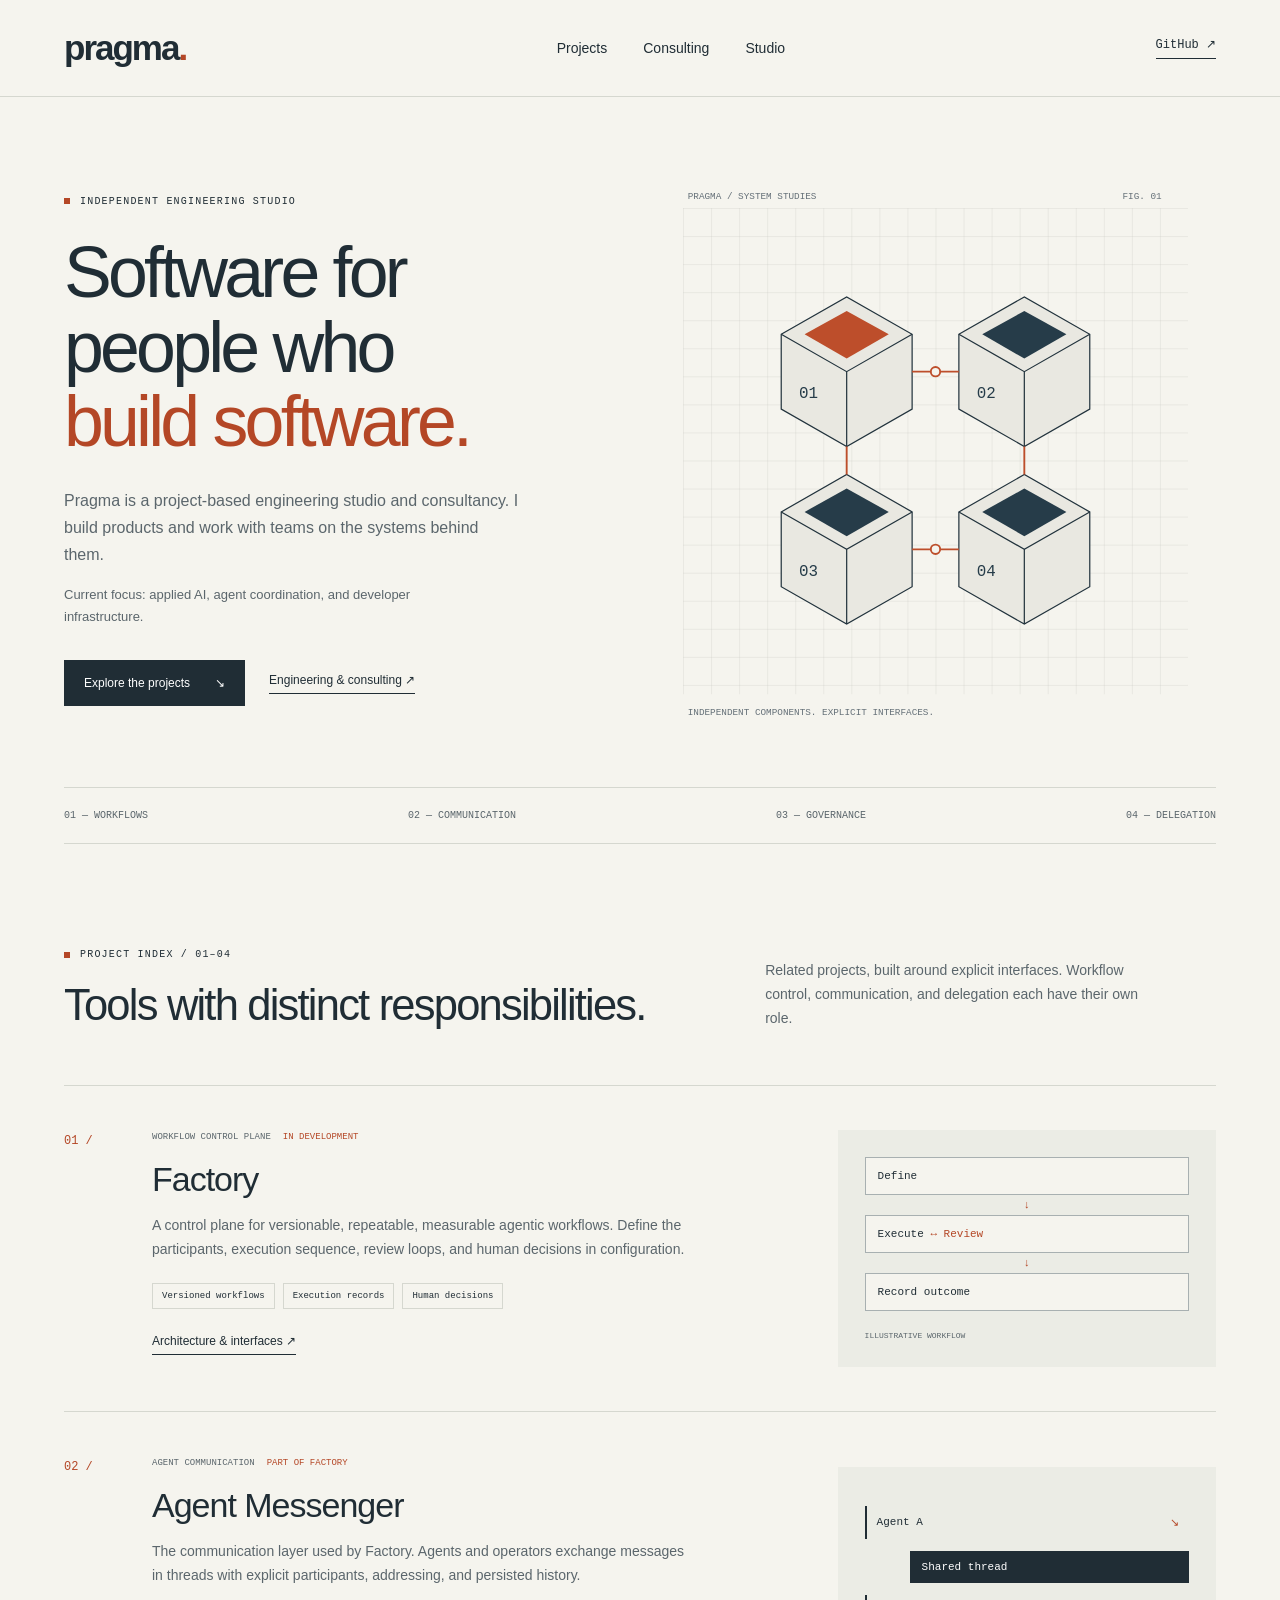
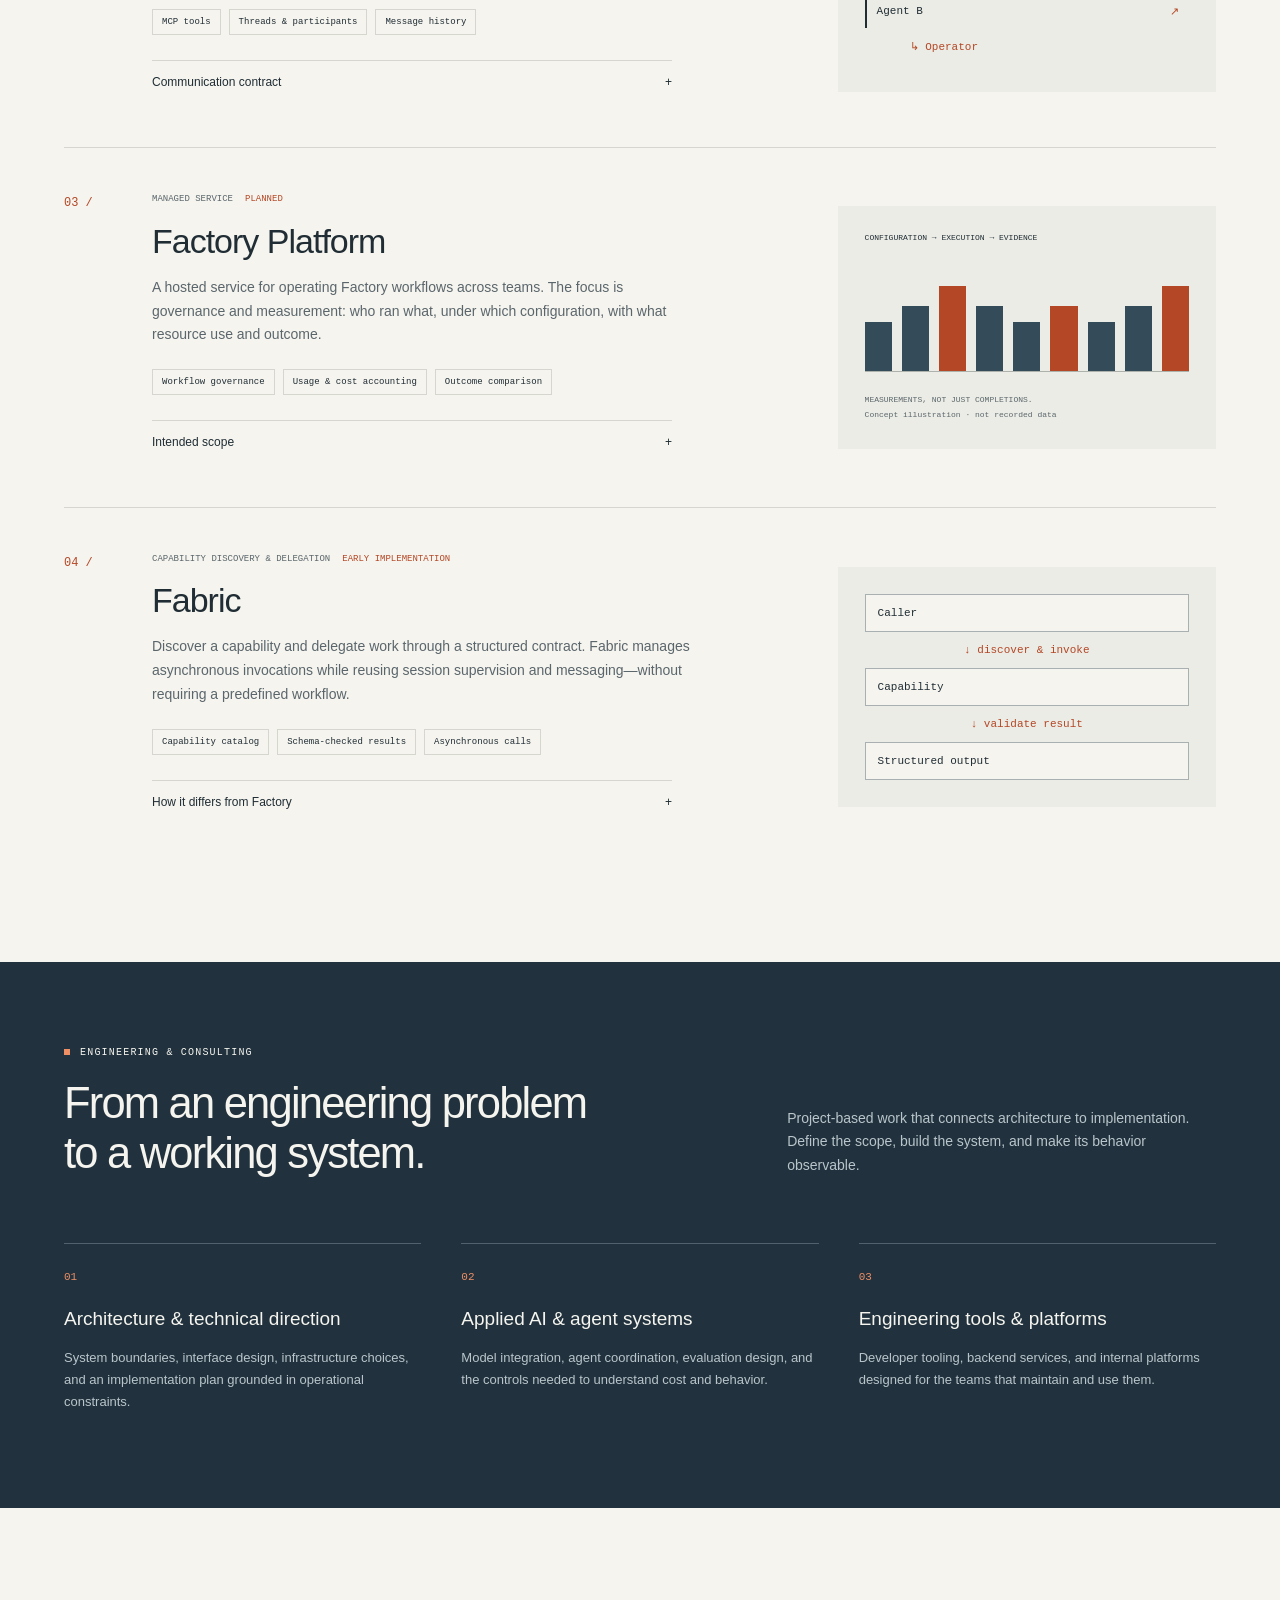
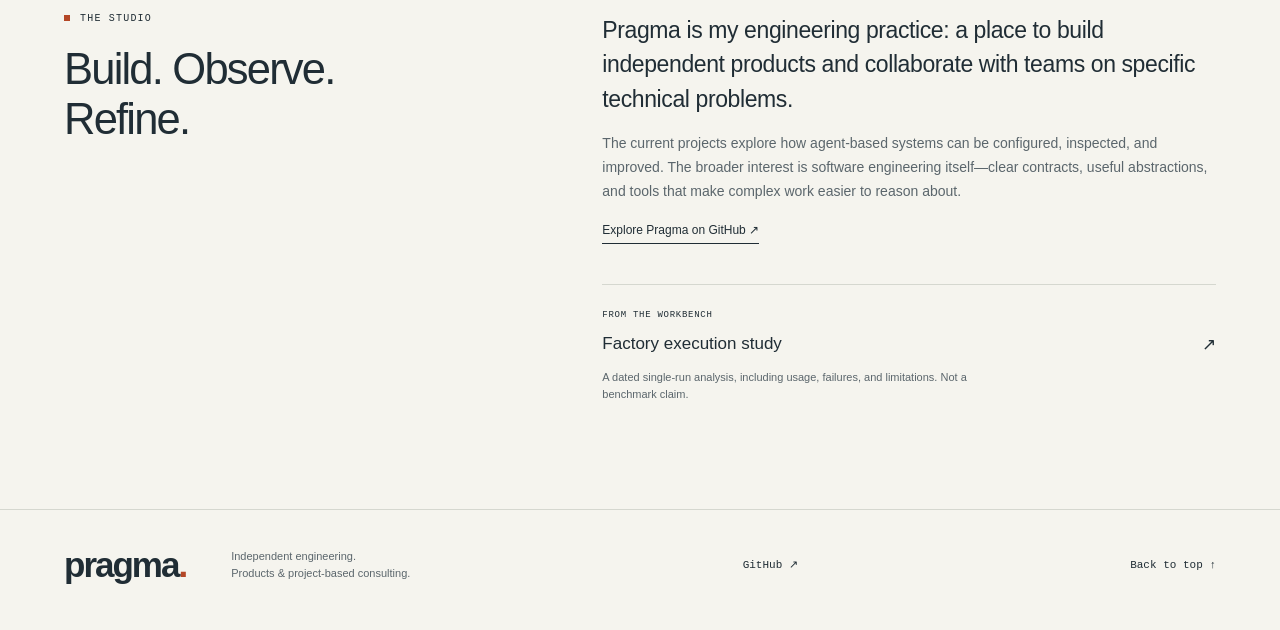
<file: docs/index.html>
<!doctype html>
<html lang="en">
<head><meta charset="utf-8"><meta name="viewport" content="width=device-width,initial-scale=1"><meta name="theme-color" content="#f5f4ee"><meta name="description" content="Pragma is an independent engineering studio and consultancy building software and tools for engineers. Current work spans agent workflows, messaging, and capability discovery."><title>Pragma — Engineering studio &amp; consultancy</title><link rel="stylesheet" href="studio.css"></head>
<body>
<a class="skip" href="#main">Skip to content</a>
<header><div class="wrap nav"><a class="brand" href="index.html" aria-label="Pragma home">pragma<span>.</span></a><nav aria-label="Main navigation"><a href="#projects">Projects</a><a href="#practice">Consulting</a><a href="#studio">Studio</a></nav><a class="nav-link" href="https://github.com/PragmaEngineering">GitHub ↗</a></div></header>
<main id="main">
<div class="wrap hero"><div class="hero-copy"><div class="eyebrow">Independent engineering studio</div><h1>Software for<br>people who<br><em>build software.</em></h1><p>Pragma is a project-based engineering studio and consultancy. I build products and work with teams on the systems behind them.</p><p class="focus">Current focus: applied AI, agent coordination, and developer infrastructure.</p><div class="actions"><a class="button" href="#projects">Explore the projects <span>↘</span></a><a class="text-link" href="#practice">Engineering &amp; consulting ↗</a></div></div><div class="hero-art"><svg viewBox="0 0 600 580" role="img" aria-labelledby="diagram-title diagram-desc"><title id="diagram-title">Systems composed from independent components</title><desc id="diagram-desc">An abstract engineering schematic: four interconnected modules on a dimensional grid, representing Pragma’s four projects.</desc><defs><pattern id="grid" width="30" height="30" patternUnits="userSpaceOnUse"><path d="M30 0H0V30" fill="none" stroke="#c9c9c2" stroke-width=".6"/></pattern></defs><rect x="30" y="30" width="540" height="520" fill="url(#grid)"/><g class="module"><path d="M135 165l70 -40 70 40v80l-70 40 -70 -40z" fill="#e9e8e1" stroke="#22333d" stroke-width="1.3"/><path d="M135 165l70 40 70 -40M205 205v80" fill="none" stroke="#22333d" stroke-width="1.3"/><path d="M160 165l45 -25 45 25 -45 26z" fill="#bd4e2b"/><text x="154" y="233" fill="#263c49" font-size="17" font-family="monospace">01</text></g><g class="module"><path d="M325 165l70 -40 70 40v80l-70 40 -70 -40z" fill="#e9e8e1" stroke="#22333d" stroke-width="1.3"/><path d="M325 165l70 40 70 -40M395 205v80" fill="none" stroke="#22333d" stroke-width="1.3"/><path d="M350 165l45 -25 45 25 -45 26z" fill="#263c49"/><text x="344" y="233" fill="#263c49" font-size="17" font-family="monospace">02</text></g><g class="module"><path d="M135 355l70 -40 70 40v80l-70 40 -70 -40z" fill="#e9e8e1" stroke="#22333d" stroke-width="1.3"/><path d="M135 355l70 40 70 -40M205 395v80" fill="none" stroke="#22333d" stroke-width="1.3"/><path d="M160 355l45 -25 45 25 -45 26z" fill="#263c49"/><text x="154" y="423" fill="#263c49" font-size="17" font-family="monospace">03</text></g><g class="module"><path d="M325 355l70 -40 70 40v80l-70 40 -70 -40z" fill="#e9e8e1" stroke="#22333d" stroke-width="1.3"/><path d="M325 355l70 40 70 -40M395 395v80" fill="none" stroke="#22333d" stroke-width="1.3"/><path d="M350 355l45 -25 45 25 -45 26z" fill="#263c49"/><text x="344" y="423" fill="#263c49" font-size="17" font-family="monospace">04</text></g><g fill="none" stroke="#bd4e2b" stroke-width="2"><path d="M275 205h50M275 395h50M205 285v30M395 285v30"/><circle cx="300" cy="205" r="5" fill="#f5f4ee"/><circle cx="300" cy="395" r="5" fill="#f5f4ee"/></g><g font-family="monospace" font-size="10" fill="#657078"><text x="35" y="20">PRAGMA / SYSTEM STUDIES</text><text x="35" y="572">INDEPENDENT COMPONENTS. EXPLICIT INTERFACES.</text><text x="500" y="20">FIG. 01</text></g></svg></div></div>
<div class="wrap"><div class="index-strip"><span>01 — Workflows</span><span>02 — Communication</span><span>03 — Governance</span><span>04 — Delegation</span></div></div>
<section class="wrap projects" id="projects"><div class="section-head"><div><div class="eyebrow">Project index / 01–04</div><h2>Tools with distinct responsibilities.</h2></div><p>Related projects, built around explicit interfaces. Workflow control, communication, and delegation each have their own role.</p></div>
<article class="project" id="factory"><div class="project-number">01 /</div><div><div class="project-meta">Workflow control plane <span>In development</span></div><h3>Factory</h3><p>A control plane for versionable, repeatable, measurable agentic workflows. Define the participants, execution sequence, review loops, and human decisions in configuration.</p><ul class="tags"><li>Versioned workflows</li><li>Execution records</li><li>Human decisions</li></ul><a class="text-link" href="factory.html">Architecture &amp; interfaces ↗</a></div><div class="mini-flow" aria-label="Example workflow: define, execute and review"><span>Define</span><i>↓</i><span>Execute <b>↔ Review</b></span><i>↓</i><span>Record outcome</span><small>ILLUSTRATIVE WORKFLOW</small></div></article>
<article class="project" id="messenger"><div class="project-number">02 /</div><div><div class="project-meta">Agent communication <span>Part of Factory</span></div><h3>Agent Messenger</h3><p>The communication layer used by Factory. Agents and operators exchange messages in threads with explicit participants, addressing, and persisted history.</p><ul class="tags"><li>MCP tools</li><li>Threads &amp; participants</li><li>Message history</li></ul><details><summary>Communication contract <span>+</span></summary><p>Create a thread, manage its participants, send messages, read or wait for replies, and close the conversation. Message delivery and workflow completion are separate concerns.</p></details></div><div class="message-art" aria-label="Agents and an operator exchange messages in a shared thread"><div>Agent A <span>↘</span></div><div class="thread">Shared thread</div><div>Agent B <span>↗</span></div><div class="operator">↳ Operator</div></div></article>
<article class="project" id="platform"><div class="project-number">03 /</div><div><div class="project-meta">Managed service <span>Planned</span></div><h3>Factory Platform</h3><p>A hosted service for operating Factory workflows across teams. The focus is governance and measurement: who ran what, under which configuration, with what resource use and outcome.</p><ul class="tags"><li>Workflow governance</li><li>Usage &amp; cost accounting</li><li>Outcome comparison</li></ul><details><summary>Intended scope <span>+</span></summary><p>Managed execution, access controls, retained evidence, and comparisons across workflow versions. These are product objectives, not claims of a currently available hosted service.</p></details></div><div class="measure-art"><span>CONFIGURATION → EXECUTION → EVIDENCE</span><div><i></i><i></i><i></i><i></i><i></i><i></i><i></i><i></i><i></i></div><small>MEASUREMENTS, NOT JUST COMPLETIONS.<br>Concept illustration · not recorded data</small></div></article>
<article class="project" id="fabric"><div class="project-number">04 /</div><div><div class="project-meta">Capability discovery &amp; delegation <span>Early implementation</span></div><h3>Fabric</h3><p>Discover a capability and delegate work through a structured contract. Fabric manages asynchronous invocations while reusing session supervision and messaging—without requiring a predefined workflow.</p><ul class="tags"><li>Capability catalog</li><li>Schema-checked results</li><li>Asynchronous calls</li></ul><details><summary>How it differs from Factory <span>+</span></summary><p>Factory defines a workflow’s stages and steps. Fabric discovers capabilities and tracks invocations. A capability can be implemented by an agent or a deterministic program; the caller interacts with its input and result contract.</p></details></div><div class="fabric-art"><span>Caller</span><div class="fabric-lines">↓ discover &amp; invoke</div><span>Capability</span><div class="fabric-lines">↓ validate result</div><span>Structured output</span></div></article>
</section>
<section class="practice" id="practice"><div class="wrap"><div class="eyebrow">Engineering &amp; consulting</div><div class="practice-head"><h2>From an engineering problem<br>to a working system.</h2><p>Project-based work that connects architecture to implementation. Define the scope, build the system, and make its behavior observable.</p></div><div class="services"><div><span>01</span><h3>Architecture &amp; technical direction</h3><p>System boundaries, interface design, infrastructure choices, and an implementation plan grounded in operational constraints.</p></div><div><span>02</span><h3>Applied AI &amp; agent systems</h3><p>Model integration, agent coordination, evaluation design, and the controls needed to understand cost and behavior.</p></div><div><span>03</span><h3>Engineering tools &amp; platforms</h3><p>Developer tooling, backend services, and internal platforms designed for the teams that maintain and use them.</p></div></div></div></section>
<section class="wrap studio" id="studio"><div><div class="eyebrow">The studio</div><h2>Build. Observe.<br>Refine.</h2></div><div><p class="lead">Pragma is my engineering practice: a place to build independent products and collaborate with teams on specific technical problems.</p><p>The current projects explore how agent-based systems can be configured, inspected, and improved. The broader interest is software engineering itself—clear contracts, useful abstractions, and tools that make complex work easier to reason about.</p><a class="text-link" href="https://github.com/PragmaEngineering">Explore Pragma on GitHub ↗</a><div class="research"><span>From the workbench</span><a href="evaluation.html">Factory execution study <span>↗</span></a><small>A dated single-run analysis, including usage, failures, and limitations. Not a benchmark claim.</small></div></div></section>
</main><footer class="wrap"><a class="brand" href="#">pragma<span>.</span></a><p>Independent engineering.<br>Products &amp; project-based consulting.</p><a href="https://github.com/PragmaEngineering">GitHub ↗</a><a href="#main">Back to top ↑</a></footer>
</body></html>
</file>
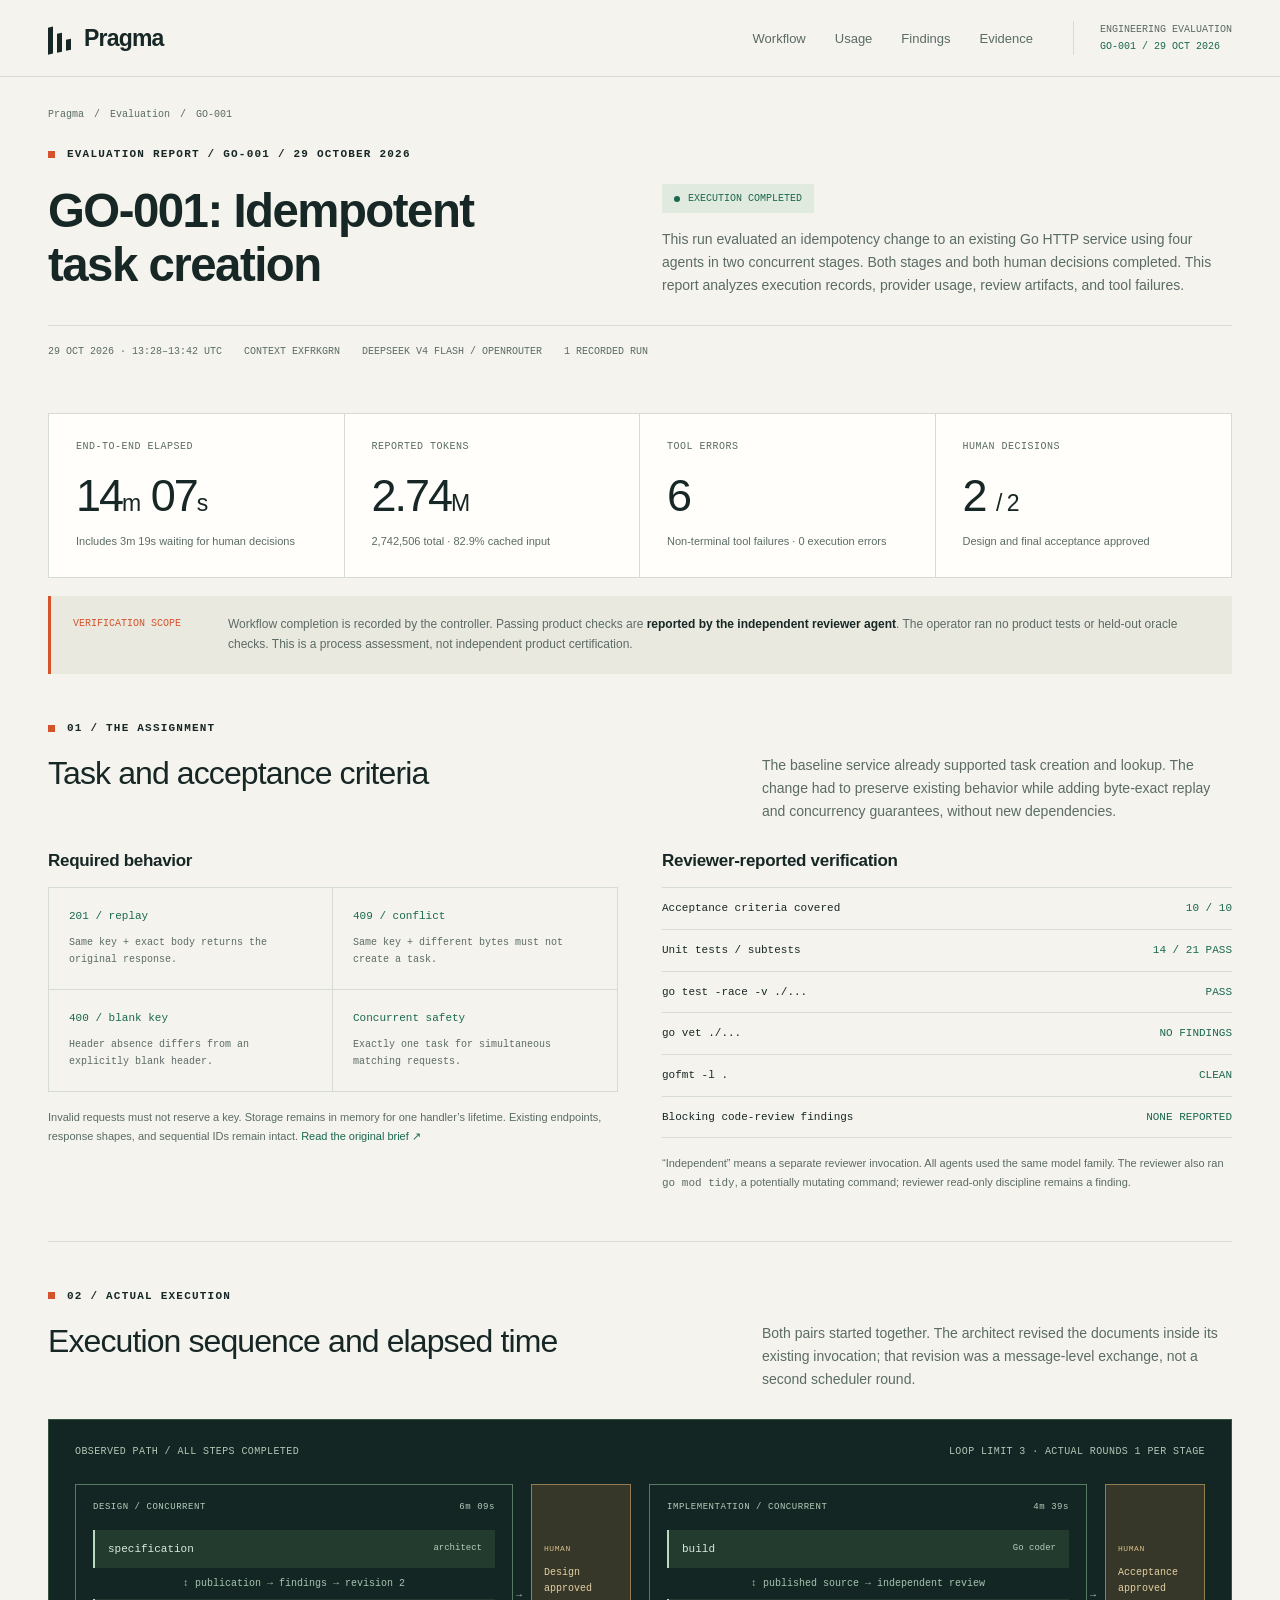
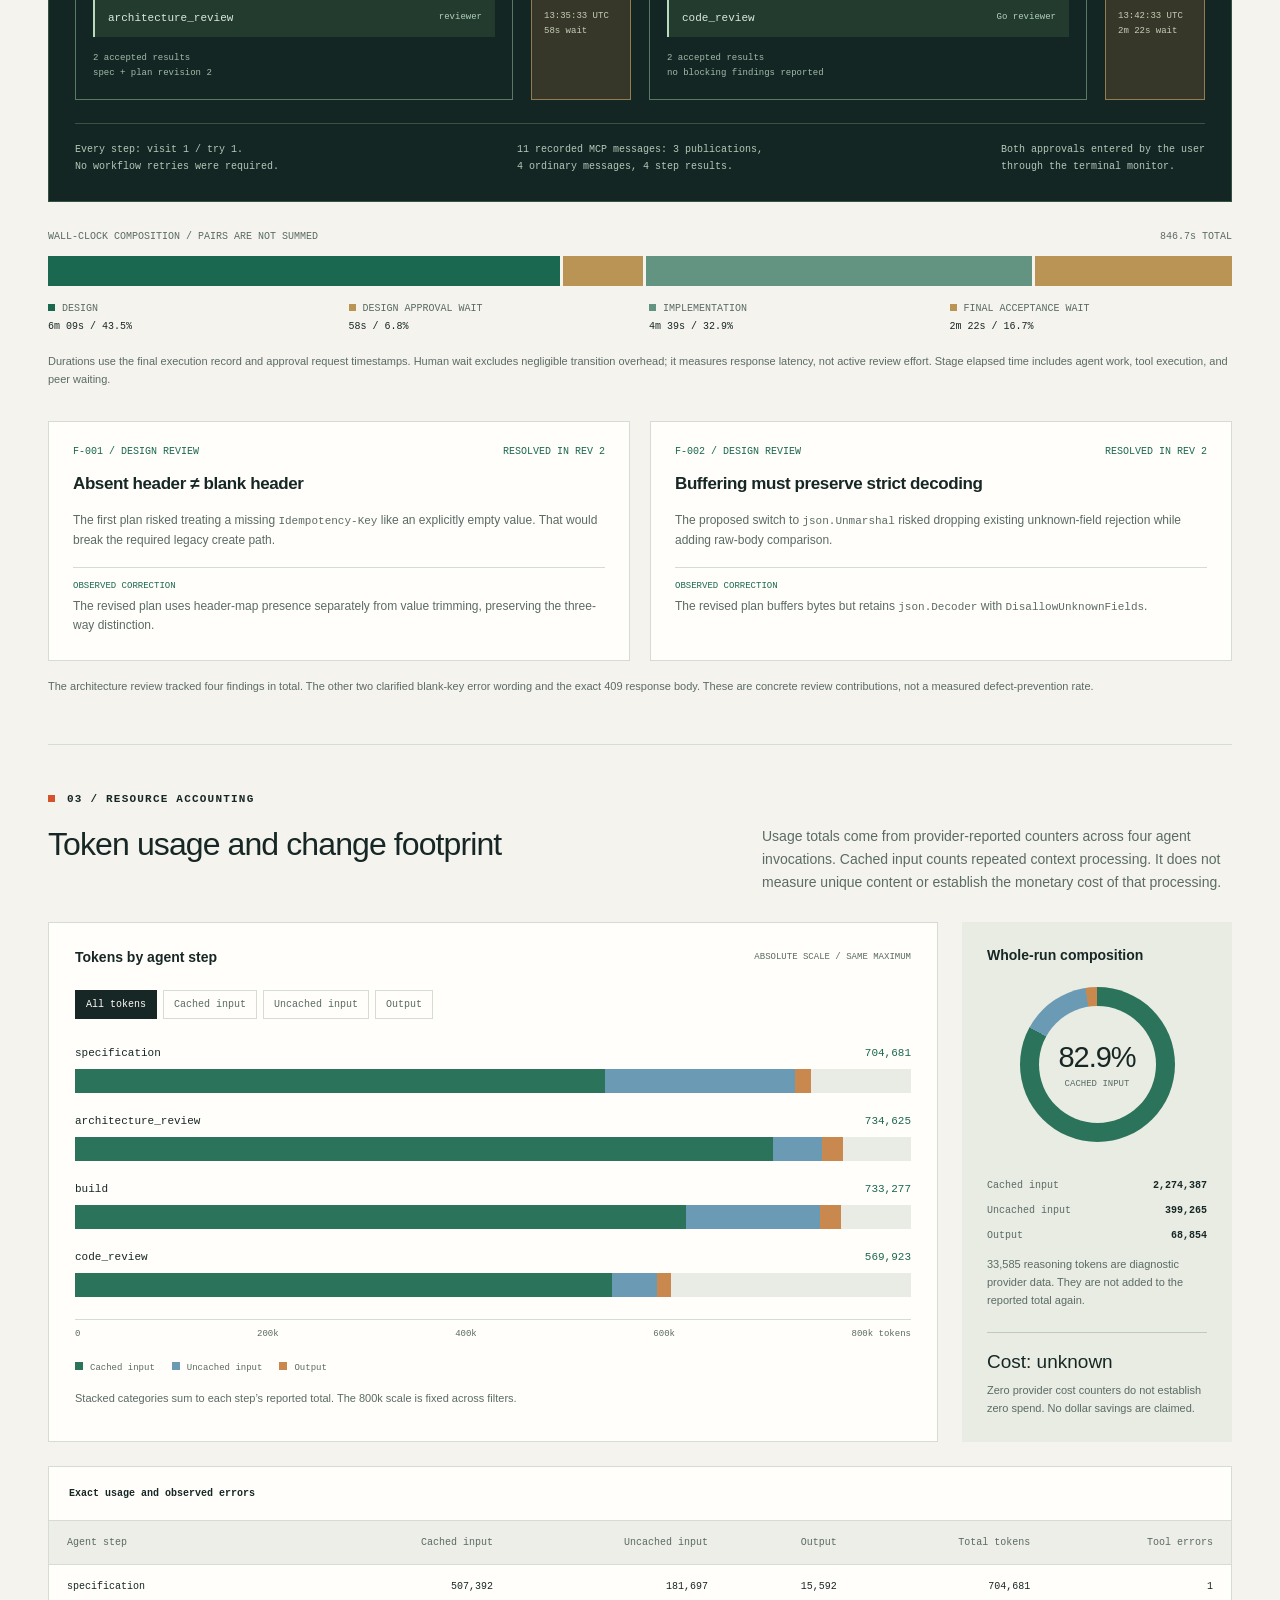
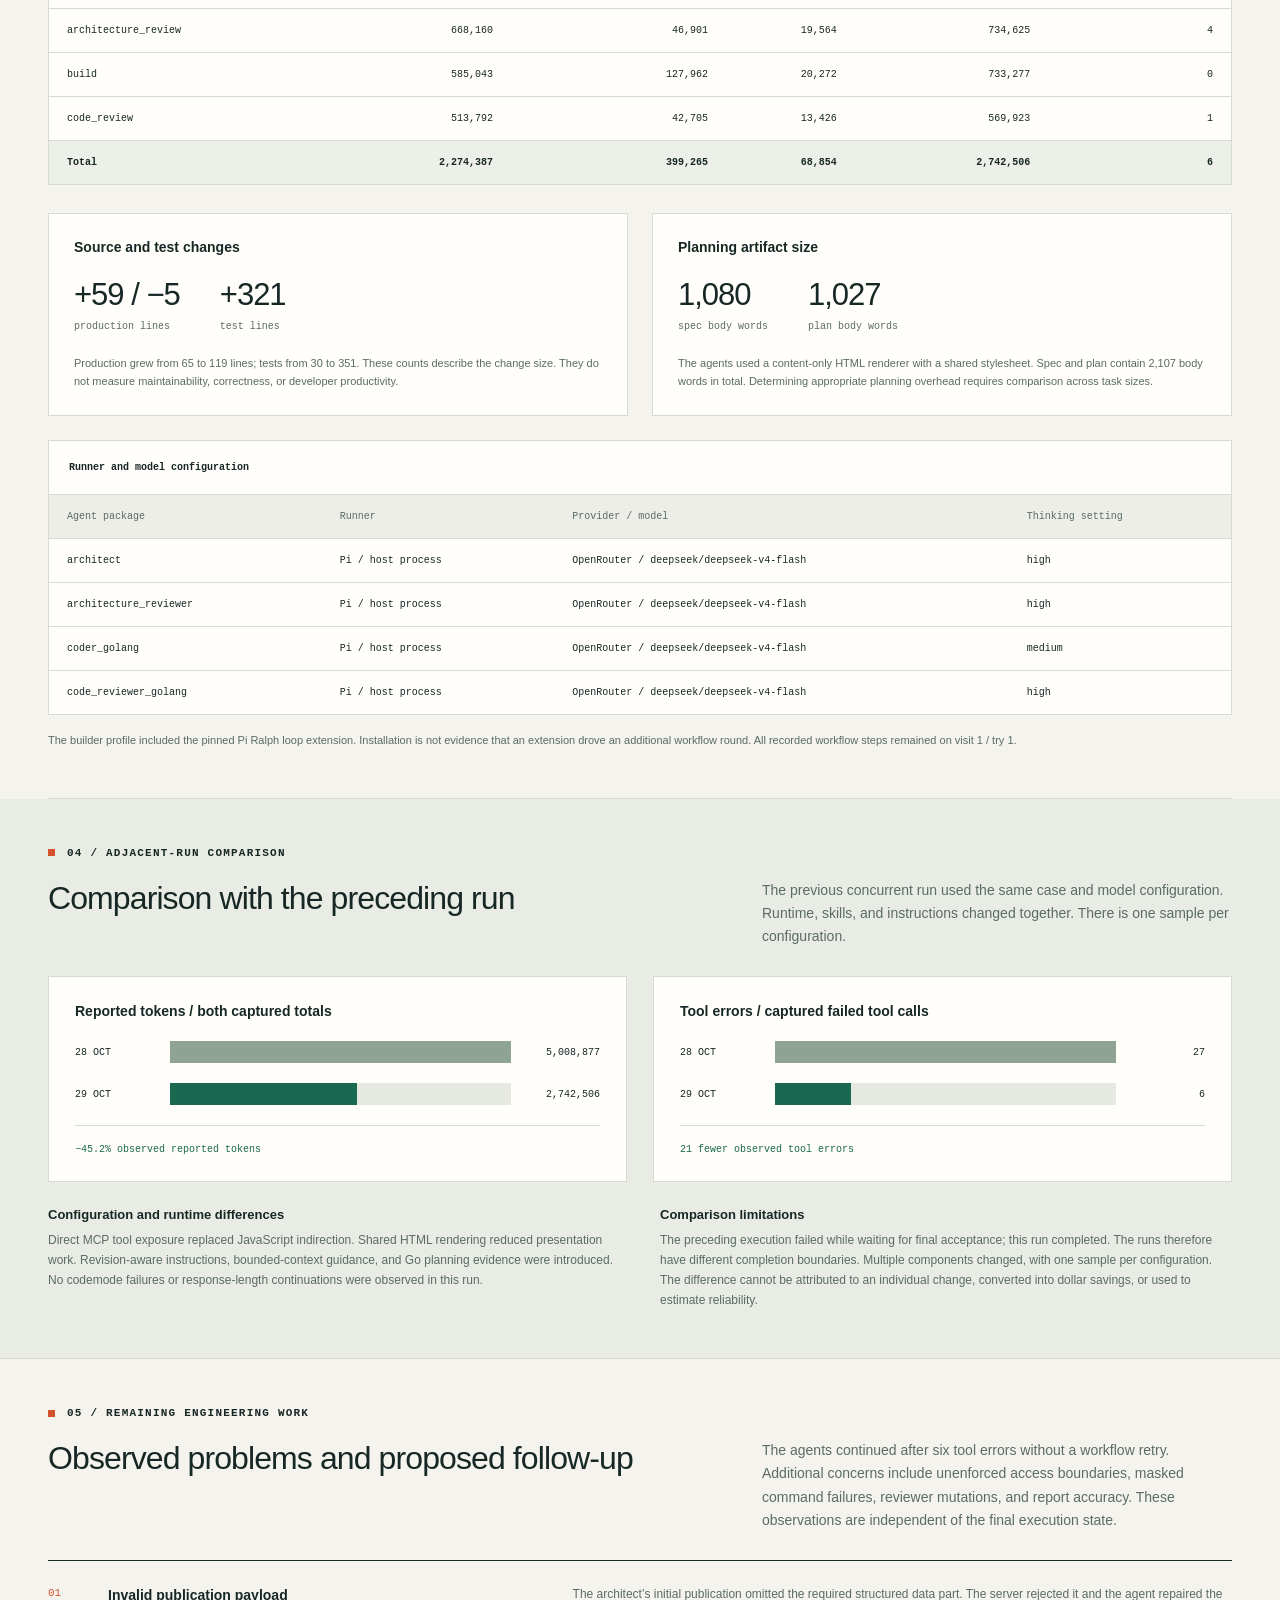
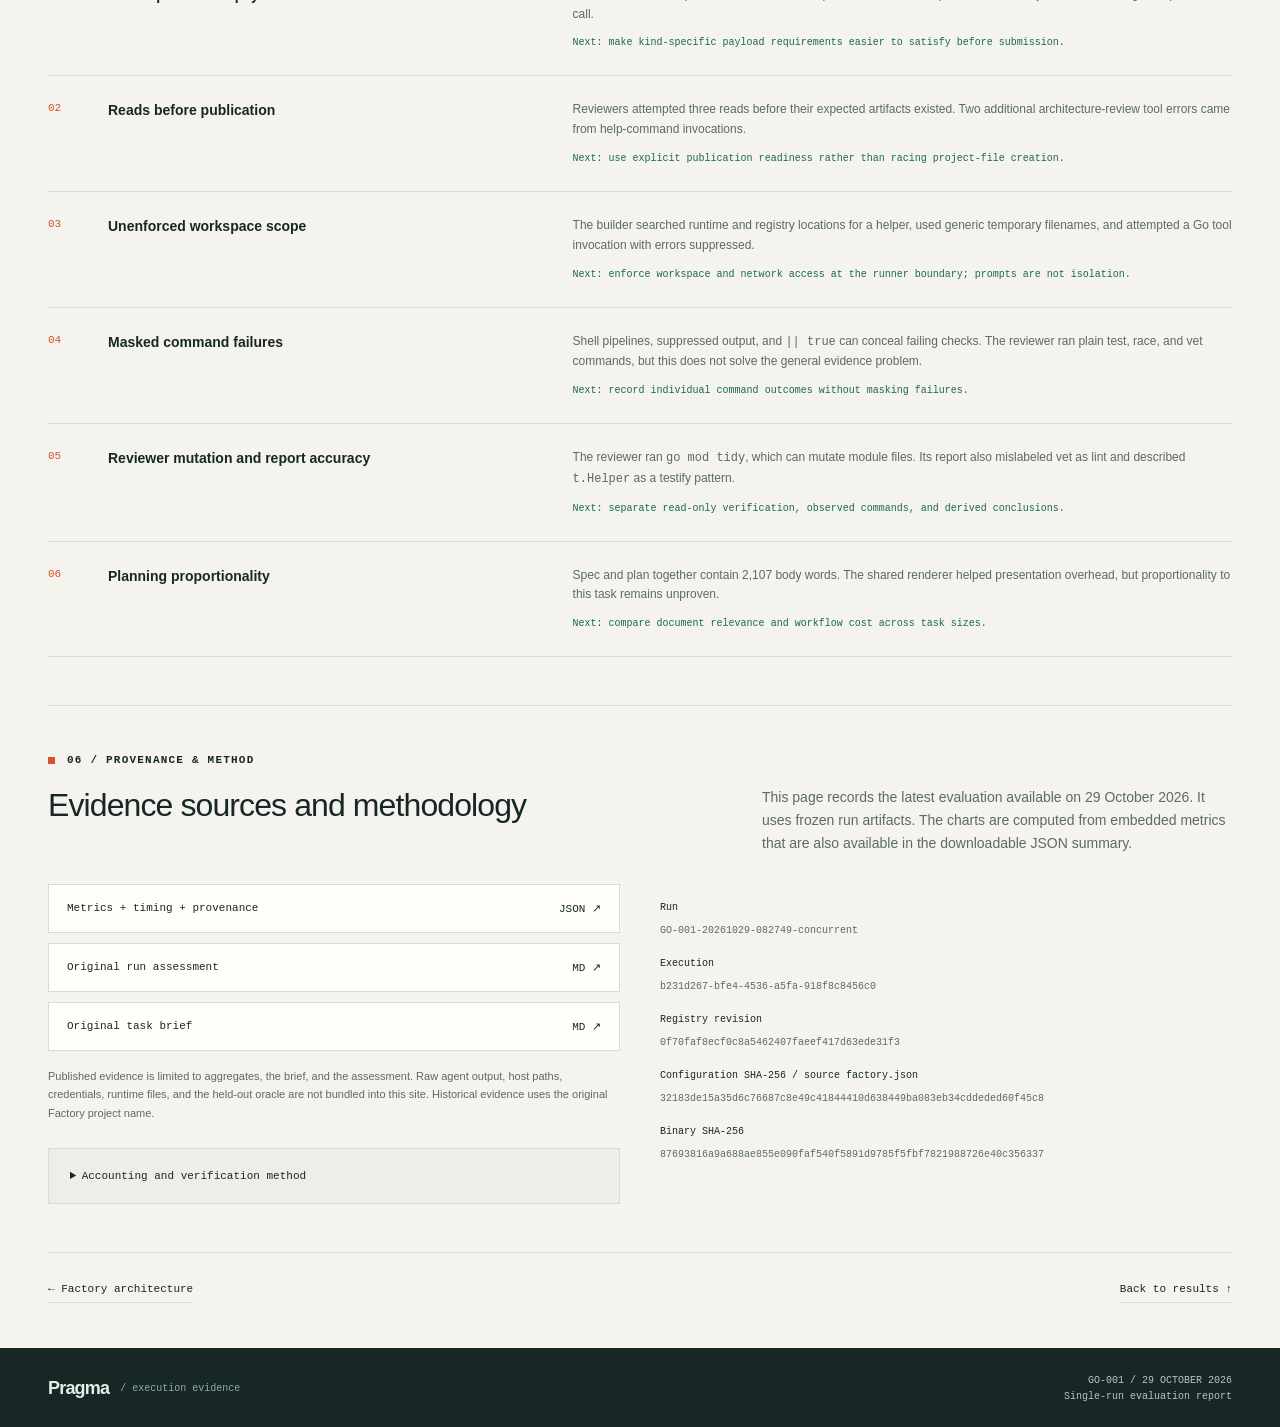
<file: docs/evaluation.html>
<!doctype html>
<html lang="en"><head><meta charset="utf-8"><meta name="viewport" content="width=device-width,initial-scale=1"><meta name="theme-color" content="#172725"><meta name="description" content="An evidence-based analysis of Pragma's latest Go coding evaluation: concurrent review, token usage, human approvals, and remaining failure modes."><title>GO-001 evaluation — Pragma</title><link rel="icon" href="data:image/svg+xml,%3Csvg xmlns=%27http://www.w3.org/2000/svg%27 viewBox=%270 0 32 32%27%3E%3Crect width=%2732%27 height=%2732%27 rx=%275%27 fill=%27%23172725%27/%3E%3Cpath d=%27M7 25V7h4v18zm7 0V12h4v13zm7 0v-8h4v8z%27 fill=%27%23bfe8ce%27/%3E%3C/svg%3E"><style>
:root{--paper:#f4f3ee;--white:#fffefa;--ink:#172725;--muted:#5b6b65;--line:#d6dbd3;--green:#1a6850;--mint:#bfe8ce;--orange:#d5532c;--dark:#132623;--darkline:#35504a;--mono:ui-monospace,SFMono-Regular,Consolas,"Liberation Mono",monospace;--sans:Inter,-apple-system,BlinkMacSystemFont,"Segoe UI",sans-serif}

*{box-sizing:border-box}
html{scroll-behavior:smooth;scroll-padding-top:90px}
body{margin:0;background:var(--paper);color:var(--ink);font-family:var(--sans);-webkit-font-smoothing:antialiased}
a{color:inherit;text-decoration:none}
button{font:inherit}
button,a{-webkit-tap-highlight-color:transparent}
button{cursor:pointer}
a:focus-visible,button:focus-visible,summary:focus-visible{outline:3px solid var(--orange);outline-offset:5px}
::selection{background:#c1ddce}
p{line-height:1.65}
h1,h2,h3,p{margin:0}
button{color:inherit}
.wrap{max-width:1360px;padding:0 48px;margin:auto}
.mono,.eyebrow{font-family:var(--mono)}
.eyebrow{font-size:11px;letter-spacing:.11em;text-transform:uppercase;font-weight:600;display:flex;gap:12px;align-items:center}
.eyebrow:before{content:"";width:7px;height:7px;background:var(--orange)}
.muted{color:var(--muted)}

header{border-bottom:1px solid var(--line);background:rgba(244,243,238,.96);position:sticky;top:0;z-index:20;backdrop-filter:blur(16px)}
.nav{height:76px;display:flex;align-items:center;gap:40px}
.brand{display:inline-flex;align-items:center;gap:11px;font-size:23px;font-weight:730;letter-spacing:-.8px}
.mark{width:25px;height:27px;display:grid;grid-template-columns:repeat(3,5px);gap:4px;align-items:end;transform:skewY(-12deg)}
.mark i{background:var(--ink);height:100%}
.mark i:nth-child(2){height:70%}
.mark i:nth-child(3){height:42%}
.navlinks{margin-left:auto;display:flex;gap:29px;font-size:13px}
.navlinks a{color:var(--muted)}
.navlinks a:hover{color:var(--orange)}
.navend{border-left:1px solid var(--line);padding-left:26px;font:10px var(--mono);line-height:1.7;color:var(--muted)}
.navend span{display:block;color:var(--green)}

.hero{padding-top:68px}
.hero-top{display:grid;grid-template-columns:1.35fr .65fr;gap:64px;align-items:end;margin:27px 0 36px}
h1{font-size:clamp(46px,5.4vw,76px);line-height:1.035;letter-spacing:-3.6px;font-weight:570;max-width:850px}
h1 em{font-style:normal;color:var(--green)}
.hero-copy p{font-size:16px;color:var(--muted);max-width:390px}
.textlink{display:inline-flex;gap:22px;align-items:center;margin-top:25px;font-size:13px;font-weight:650;border-bottom:1px solid var(--ink);padding-bottom:9px}
.textlink:hover{color:var(--orange);border-color:var(--orange)}
.hero-meta{display:flex;gap:26px;padding:17px 0;border-top:1px solid var(--line);font:10px var(--mono);color:var(--muted);text-transform:uppercase;letter-spacing:.045em}
.hero-meta span:before{content:"+";color:var(--green);margin-right:9px}

.system{background:var(--dark);color:#e3eee5;border:1px solid #263e36;box-shadow:0 14px 40px #142a2410;position:relative}
.system-top{display:flex;align-items:center;justify-content:space-between;border-bottom:1px solid var(--darkline);padding:18px 25px;font:10px var(--mono);letter-spacing:.05em;color:#afc4b8}
.system-top .dot{display:inline-block;width:6px;height:6px;background:var(--mint);margin-right:9px}
.system-grid{display:grid;grid-template-columns:1fr 300px;min-height:410px}
.map{padding:36px 32px;background-image:radial-gradient(#48625770 .7px,transparent .7px);background-size:16px 16px}
.flow-row{display:flex;align-items:stretch;gap:0}
.flow-node{border:1px solid #5b776c;background:#1d332c;padding:17px 19px;flex:1;text-align:left;transition:background .18s,border-color .18s;min-width:0}
.flow-node:hover,.flow-node[aria-pressed="true"]{border-color:var(--mint);background:#2b493b}
.flow-node .node-type{font:9px var(--mono);letter-spacing:.09em;color:#b4c9bc;text-transform:uppercase;display:block;margin-bottom:13px}
.flow-node strong{font-size:16px;display:block;font-weight:550;letter-spacing:-.25px}
.flow-node small{font:10px var(--mono);color:#a9c2b3;display:block;margin-top:10px}
.connector{width:38px;display:flex;align-items:center;justify-content:center;color:#b9c9be;font:19px var(--mono)}
.flow-bridge{height:38px;margin-right:90px;border-right:1px solid #779c86;position:relative}
.flow-bridge:after{content:"↓";position:absolute;right:-5px;bottom:-4px;color:#b6d6bf;font:16px var(--mono)}
.runtime-zone{border:1px dashed #547464;padding:15px;position:relative}
.zone-label{font:9px var(--mono);color:#b7c9bf;display:flex;justify-content:space-between;margin:0 0 14px;text-transform:uppercase;letter-spacing:.08em}
.runtime-zone .flow-node{background:#182b25}
.runtime-zone .flow-node[aria-pressed="true"],.runtime-zone .flow-node:hover{background:#2b493b}
.return-path{font:10px var(--mono);color:#adcdb8;display:flex;align-items:center;gap:10px;margin:14px 0 0}
.return-path:before{content:"↳";font-size:18px}
.return-path:after{content:"";height:1px;background:#4d705c;flex:1}
.map-caption{font:10px var(--mono);color:#9ab2a3;margin-top:22px}
.inspector{border-left:1px solid var(--darkline);padding:28px 25px;display:flex;flex-direction:column}
.inspector .label{font:9px var(--mono);color:#9db7a7;letter-spacing:.1em;margin-bottom:24px}
.inspector h3{font-size:21px;font-weight:500;letter-spacing:-.5px}
.inspector p{font-size:12px;color:#b9cec0;margin-top:14px;min-height:100px}
.inspect-tags{margin-top:22px;display:flex;flex-wrap:wrap;gap:7px}
.inspect-tags span{font:9px var(--mono);padding:7px 8px;border:1px solid #4e6b5c;color:#d1e2d5}
.inspector-bottom{margin-top:auto;padding-top:22px;font:9px var(--mono);color:#99b5a4;line-height:1.8}
.system-foot{border-top:1px solid var(--darkline);padding:14px 25px;display:flex;gap:24px;font:10px var(--mono);color:#b5cbbc}
.system-foot span:first-child{color:var(--mint)}

.intro{display:grid;grid-template-columns:1fr 2fr;gap:50px;padding-top:55px;padding-bottom:62px;border-bottom:1px solid var(--line)}
.intro h2{font-size:23px;letter-spacing:-.6px;font-weight:550;max-width:270px;line-height:1.3}
.intro p{font-size:16px;color:var(--muted);max-width:780px}
.intro strong{font-weight:600;color:var(--ink)}
section{padding:85px 0;border-bottom:1px solid var(--line)}
.section-heading{display:flex;align-items:flex-end;justify-content:space-between;gap:40px;margin:22px 0 36px}
h2{font-size:clamp(30px,3.1vw,43px);letter-spacing:-1.6px;line-height:1.12;font-weight:530}
.section-heading p{max-width:420px;font-size:14px;color:var(--muted)}
.number{color:var(--orange);font:11px var(--mono)}

.layers{display:grid;grid-template-columns:repeat(3,1fr);border:1px solid var(--line);background:var(--white)}
.layer{padding:28px;border-right:1px solid var(--line)}
.layer:last-child{border:0}
.layer-head{display:flex;justify-content:space-between;align-items:center;margin-bottom:34px;font:10px var(--mono);color:var(--muted)}
.layer h3{font-size:23px;font-weight:540;letter-spacing:-.7px;margin-bottom:14px}
.layer p{font-size:13px;color:var(--muted);min-height:87px}
.layer ul{list-style:none;padding:20px 0 0;margin:20px 0 0;border-top:1px solid var(--line);font:11px/2.4 var(--mono)}
.layer li:before{content:"↳";color:var(--green);margin-right:10px}
.interface{display:flex;align-items:center;justify-content:space-between;gap:20px;border:1px solid var(--line);border-top:0;padding:16px 25px;font:10px var(--mono);color:var(--muted)}
.interface code{color:var(--green)}

.config-layout>div,.protocol>div,.boundaries>div{min-width:0}
.config-layout{display:grid;grid-template-columns:.78fr 1.22fr;gap:56px}
.config-copy h2{margin:22px 0}
.config-copy p{font-size:14px;color:var(--muted)}
.rule-list{margin-top:30px}
.rule{border-top:1px solid var(--line);padding:18px 0;display:grid;grid-template-columns:24px 1fr;gap:12px}
.rule span{font:11px var(--mono);color:var(--green);padding-top:2px}
.rule h3{font-size:13px;margin-bottom:6px;font-weight:650}
.rule p{font-size:12px}
.code-shell{border:1px solid #34473d;background:#192c25;color:#d5e4d8;overflow:hidden}
.codebar{display:flex;align-items:center;justify-content:space-between;gap:12px;padding:13px 18px;border-bottom:1px solid #3a5042;font:10px var(--mono);color:#b4c7b9}
.copy{border:1px solid #496450;background:transparent;color:#d1e4d4;padding:6px 10px;font:10px var(--mono);min-width:64px}
.copy:hover{background:#2a4635}
.tabs{display:flex;gap:0;border-bottom:1px solid #3a5042;padding:0 18px}
.tabs button{background:transparent;color:#a8c0ae;border:0;border-bottom:2px solid transparent;padding:15px 15px 13px;font:11px var(--mono)}
.tabs button[aria-selected="true"]{color:#d8f4dd;border-bottom-color:#bce8c7}
.loop-preview{display:flex;align-items:center;gap:12px;padding:18px 22px;border-bottom:1px solid #3a5042;background:#20382b;font:10px var(--mono);color:#b4cfbc;flex-wrap:wrap}
.loop-preview span{border:1px solid #66876f;padding:7px 10px;color:#e1eddf}
.loop-preview small{margin-left:auto;font:9px var(--mono);color:#a4bfae}
.code-scroll{height:430px;overflow:auto;scrollbar-color:#617f6a #192c25}
pre{margin:0;padding:22px;font:11px/1.8 var(--mono);tab-size:2;white-space:pre}
pre .key{color:#b5d3ff}
pre .str{color:#c3e0bd}
pre .num{color:#f5c18b}
.code-note{font:10px/1.6 var(--mono);padding:13px 18px;border-top:1px solid #3a5042;color:#acc4b3}
.code-note strong{color:#deeadf;font-weight:400}
.config-foot{margin-top:16px;font:10px/1.7 var(--mono);color:var(--muted)}

.protocol{display:grid;grid-template-columns:1fr 1fr;gap:54px}
.protocol h2{margin:22px 0}
.protocol>div>p{font-size:14px;color:var(--muted)}
.handoff{margin-top:30px;padding:24px;border:1px solid var(--line);background:var(--white)}
.handoff-head{font:10px var(--mono);color:var(--green);margin-bottom:20px}
.handoff-line{display:flex;align-items:center;gap:12px;font:12px var(--mono)}
.handoff-line i{height:1px;background:var(--line);flex:1;min-width:15px}
.handoff p{font:11px/1.75 var(--mono);color:var(--muted);margin-top:17px}
.tool-table{border-top:1px solid var(--ink)}
.tool-row{display:grid;grid-template-columns:1.1fr 1fr;gap:15px;border-bottom:1px solid var(--line);padding:16px 0}
.tool-row code{font:11px/1.6 var(--mono);color:var(--green)}
.tool-row p{font-size:12px;color:var(--muted)}
.protocol-note{margin-top:20px!important;font-size:11px!important}
.signal{margin-top:18px;padding:14px 16px;border-left:2px solid var(--orange);background:#eaeae2;font:11px/1.7 var(--mono);color:var(--muted)}
.signal strong{color:var(--ink)}

.operations{background:#e9ece5}
.ops-head{margin-bottom:36px}
.terminal{background:#172925;color:#d9e8dc;border:1px solid #334e40}
.terminal-head{display:flex;justify-content:space-between;padding:17px 23px;border-bottom:1px solid #3b5547;font:10px var(--mono);color:#adbfaf}
.terminal-lines{padding:26px;display:grid;gap:24px}
.command-row{display:grid;grid-template-columns:1.3fr 1fr;gap:20px;align-items:start}
.command-row code{font:12px/1.6 var(--mono);overflow-wrap:anywhere}
.command-row code b{color:#c5e3b9;font-weight:400}
.command-row code:before{content:"$ ";color:#6b9f81}
.command-row p{font:11px/1.65 var(--mono);color:#a9c0b0}
.observability{display:grid;grid-template-columns:repeat(3,1fr);gap:28px;margin-top:29px}
.observe{border-top:1px solid #b8c5b8;padding-top:20px}
.observe h3{font-size:14px;font-weight:650;margin:12px 0}
.observe p{font-size:12px;color:var(--muted)}
.observe .mono{font-size:10px;color:var(--green)}

.boundaries{display:grid;grid-template-columns:.85fr 1.15fr;gap:70px}
.boundaries h2{margin:22px 0}
.boundaries p{font-size:14px;color:var(--muted)}
.status-row{display:grid;grid-template-columns:90px 1fr;gap:20px;border-top:1px solid var(--line);padding:19px 0}
.status-row:last-child{border-bottom:1px solid var(--line)}
.status-tag{font:9px var(--mono);padding:6px 7px;align-self:start;width:max-content;letter-spacing:.04em;background:#dce8dc;color:#345d43}
.status-tag.future{background:#e9e4dc;color:#805b35}
.status-row h3{font-size:13px;font-weight:650;margin:1px 0 7px}
.status-row p{font-size:12px}
.closing{padding:48px 0;display:flex;justify-content:space-between;align-items:center;gap:30px}
.closing p{font-size:21px;letter-spacing:-.5px;max-width:600px;line-height:1.4}
.closing a{font:11px var(--mono);border:1px solid var(--line);padding:14px 20px;white-space:nowrap}
.closing a:hover{border-color:var(--green);color:var(--green)}
footer{background:var(--ink);color:#bac6bd;padding:25px 0}
.footer-inner{display:flex;align-items:center;justify-content:space-between;gap:24px}
.footer-inner .brand{font-size:18px;color:#e5ece6}
.footer-inner p{font:10px/1.6 var(--mono);text-align:right}
.skip{position:absolute;left:12px;top:-60px;background:var(--white);padding:12px;z-index:100}
.skip:focus{top:12px}
.sr-only{position:absolute;width:1px;height:1px;padding:0;margin:-1px;overflow:hidden;clip:rect(0,0,0,0);white-space:nowrap;border:0}

@media(min-width:1500px){.wrap{max-width:1440px}
}
@media(max-width:1050px){.wrap{padding:0 28px}
.hero-top{gap:30px;grid-template-columns:1.2fr .8fr}
h1{letter-spacing:-2.6px}
.system-grid{grid-template-columns:1fr 240px}
.map{padding:28px 20px}
.flow-node{padding:16px 12px}
.flow-node strong{font-size:14px}
.connector{width:24px}
.inspector{padding:25px 20px}
.config-layout{gap:30px}
.navlinks{gap:20px}
.navend{display:none}
.layers .layer{padding:24px}
.layer p{min-height:110px}
.boundaries{gap:40px}
}

@media(max-width:760px){.wrap{padding:0 20px}
.nav{height:66px;gap:16px}
.brand{font-size:21px}
.navlinks{gap:17px;font-size:11px}
.navlinks a:last-child{display:none}
.hero{padding-top:38px}
.hero-top{grid-template-columns:1fr;gap:24px;margin-top:24px}
h1{font-size:49px;letter-spacing:-2.5px}
.hero-copy p{max-width:570px;font-size:15px}
.textlink{margin-top:18px}
.hero-meta{flex-wrap:wrap;gap:12px 20px;line-height:1.6}
.system-grid{grid-template-columns:1fr}
.system-top{padding:16px;font-size:9px}
.system-top span:last-child{display:none}
.map{padding:22px 16px}
.inspector{border-left:0;border-top:1px solid var(--darkline);padding:22px;display:grid;grid-template-columns:1fr 1fr;gap:0 24px}
.inspector .label{grid-column:1/-1;margin-bottom:14px}
.inspector h3{font-size:20px}
.inspector p{grid-column:2;grid-row:2/5;margin:0;min-height:0;font-size:12px}
.inspect-tags{margin-top:15px;gap:5px}
.inspect-tags span{font-size:8px;padding:5px}
.inspector-bottom{font-size:8px;padding-top:14px}
.system-foot{flex-wrap:wrap;gap:10px 20px;padding:14px 18px;font-size:9px}
.flow-node strong{font-size:13px}
.flow-node small{font-size:9px}
.flow-node .node-type{font-size:8px;margin-bottom:9px}
.intro{grid-template-columns:1fr;gap:20px;padding:36px 0 40px}
.intro h2{max-width:none;font-size:22px}
.intro p{font-size:14px}
section{padding:50px 0}
.section-heading{display:block;margin:20px 0 28px}
.section-heading p{margin-top:20px;max-width:none}
.layers{grid-template-columns:1fr}
.layer{border-right:0;border-bottom:1px solid var(--line);padding:25px!important}
.layer p{min-height:0!important}
.layer-head{margin-bottom:20px}
.layer ul{display:flex;flex-wrap:wrap;gap:2px 22px}
.interface{flex-direction:column;align-items:start;gap:10px;font-size:10px;padding:16px 22px}
.config-layout,.protocol,.boundaries{grid-template-columns:1fr;gap:30px}
.code-scroll{height:420px}
.protocol h2,.boundaries h2,.config-copy h2{font-size:34px}
.command-row{grid-template-columns:1fr;gap:7px}
.terminal-lines{padding:23px;gap:25px}
.command-row code{font-size:11px}
.observability{grid-template-columns:1fr;gap:22px}
.observe h3{margin:9px 0}
.closing{align-items:start;flex-direction:column;padding:35px 0}
.closing p{font-size:20px}
.footer-inner p{font-size:9px}
.footer-inner{align-items:start}
.status-row{grid-template-columns:78px 1fr;gap:14px}
}

@media(max-width:390px){h1{font-size:42px}
.navlinks{gap:12px}
.brand{font-size:19px}
.map{padding:20px 12px}
.flow-node{padding:13px 9px}
.flow-node strong{font-size:12px}
.connector{width:19px}
.flow-node small{font-size:8px}
.inspector{display:block}
.inspector p{margin-top:12px}
.inspector-bottom{margin-top:10px}
.runtime-zone{padding:11px}
.zone-label{font-size:8px}
}

@media(prefers-reduced-motion:reduce){html{scroll-behavior:auto}
*{transition:none!important}
}


.eval-hero{padding:48px 0 35px}.breadcrumb{display:flex;gap:10px;color:var(--muted);font:10px var(--mono);margin-bottom:40px}.breadcrumb a:hover{color:var(--green)}.eval-title{display:grid;grid-template-columns:1.3fr .7fr;gap:50px;align-items:end;margin-top:24px}.eval-title h1{font-size:clamp(42px,5vw,68px);letter-spacing:-3px}.eval-title p{font-size:14px;color:var(--muted)}.run-status{display:inline-flex;align-items:center;gap:8px;font:10px var(--mono);color:var(--green);background:#e1eade;padding:9px 12px;margin-bottom:15px}.run-status:before{content:"";width:6px;height:6px;border-radius:50%;background:var(--green)}.run-meta{display:flex;gap:22px;flex-wrap:wrap;font:10px/1.6 var(--mono);color:var(--muted);margin:28px 0 0;padding:18px 0;border-top:1px solid var(--line)}.metrics{display:grid;grid-template-columns:repeat(4,1fr);border:1px solid var(--line);background:var(--white)}.metric{padding:27px;border-right:1px solid var(--line)}.metric:last-child{border:0}.metric .label{font:10px var(--mono);color:var(--muted);text-transform:uppercase;letter-spacing:.05em}.metric .value{font-size:45px;letter-spacing:-2px;line-height:1.2;margin:17px 0 9px;font-weight:530;font-variant-numeric:tabular-nums}.metric .value small{font-size:23px;letter-spacing:-1px}.metric p{font-size:11px;color:var(--muted)}.qualification{display:grid;grid-template-columns:130px 1fr;gap:25px;padding:19px 22px;border-left:3px solid var(--orange);background:#eae9e0;margin-top:18px}.qualification strong{font:10px/1.8 var(--mono);color:var(--orange)}.qualification p{font-size:12px;color:var(--muted)}.qual-inline{color:var(--ink);font-weight:600}.eval-section{padding:64px 0}.brief-grid{display:grid;grid-template-columns:1fr 1fr;gap:44px}.brief-grid>div{min-width:0}.brief-grid h3{font-size:17px;letter-spacing:-.3px;font-weight:600;margin-bottom:16px}.scope-grid{display:grid;grid-template-columns:1fr 1fr;gap:0;border:1px solid var(--line)}.scope-cell{padding:20px;border-bottom:1px solid var(--line);font:11px/1.6 var(--mono)}.scope-cell:nth-child(odd){border-right:1px solid var(--line)}.scope-cell:nth-last-child(-n+2){border-bottom:0}.scope-cell b{display:block;color:var(--green);font-weight:500;margin-bottom:8px}.scope-cell span{color:var(--muted);font-size:10px}.evidence-checks{list-style:none;padding:0;margin:0}.evidence-checks li{display:flex;justify-content:space-between;gap:20px;padding:11px 0;border-bottom:1px solid var(--line);font:11px var(--mono);line-height:1.7}.evidence-checks li:first-child{border-top:1px solid var(--line)}.evidence-checks .pass{color:var(--green);white-space:nowrap}.small-note{font-size:11px!important;color:var(--muted);line-height:1.7;margin-top:16px!important}.dark-panel{background:var(--dark);color:#dbe9dd;border:1px solid #345142;padding:26px}.panel-title{font:10px var(--mono);color:#b0c7b6;letter-spacing:.04em;margin-bottom:27px;display:flex;justify-content:space-between;gap:12px}.execution-flow{display:grid;grid-template-columns:1fr 100px 1fr 100px;gap:18px;align-items:stretch}.stage-group{padding:17px;border:1px solid #587a63;min-width:0}.stage-label{font:9px var(--mono);color:#b4ceba;letter-spacing:.06em;display:flex;justify-content:space-between;gap:12px;margin-bottom:18px}.peer{padding:13px;background:#223b2e;border-left:2px solid #b9dabd;font:11px var(--mono);display:flex;gap:12px;justify-content:space-between}.peer span{color:#b2cebb;font-size:9px}.peer-link{text-align:center;color:#a5c5b0;font:10px var(--mono);padding:10px}.stage-footer{font:9px/1.7 var(--mono);color:#a2bba9;margin-top:14px}.decision{border:1px solid #927d51;background:#363728;padding:15px 12px;display:flex;justify-content:center;flex-direction:column;gap:12px;font:10px/1.6 var(--mono);position:relative}.decision:before{content:"→";color:#b6cbbb;position:absolute;left:-16px;top:48%}.decision .decision-label{font:8px var(--mono);color:#d6bc86;letter-spacing:.07em}.decision b{font-weight:500;color:#e4d0a1}.decision small{color:#c7cdb9;font:9px/1.7 var(--mono)}.flow-notes{display:flex;justify-content:space-between;gap:24px;margin-top:23px;padding-top:17px;border-top:1px solid #3a5444;font:10px/1.7 var(--mono);color:#b3c9b8}.time-block{margin-top:29px}.time-title{display:flex;justify-content:space-between;font:10px var(--mono);margin-bottom:14px;color:var(--muted)}.time-track{display:flex;height:30px;gap:3px}.time-track span{min-width:2px;background:var(--green)}.time-track .wait{background:#ba9454}.time-track .implementation{background:#639482}.time-legend{display:grid;grid-template-columns:repeat(4,1fr);gap:18px;margin-top:14px}.time-legend p{font:10px/1.8 var(--mono);color:var(--muted)}.time-legend b{display:block;color:var(--ink);font-weight:500}.time-legend i{display:inline-block;width:7px;height:7px;margin-right:7px;background:var(--green)}.time-legend .wait{background:#ba9454}.time-legend .implementation{background:#639482}.finding-grid{display:grid;grid-template-columns:repeat(2,1fr);gap:20px;margin-top:32px}.finding-card{padding:24px;background:var(--white);border:1px solid var(--line)}.finding-card .finding-id{font:10px var(--mono);color:var(--green);margin-bottom:17px;display:flex;justify-content:space-between;gap:10px}.finding-card h3{font-size:17px;letter-spacing:-.4px;margin-bottom:17px;font-weight:550}.finding-card p{font-size:12px;color:var(--muted)}.finding-card code{font-size:11px}.finding-card .resolution{border-top:1px solid var(--line);padding-top:13px;margin-top:16px}.resolution b{font:9px var(--mono);color:var(--green);display:block;margin-bottom:6px}.usage-grid{display:grid;grid-template-columns:1fr 270px;gap:24px}.usage-main{border:1px solid var(--line);background:var(--white);padding:26px;min-width:0}.plot-head{display:flex;justify-content:space-between;gap:20px;align-items:center;margin-bottom:25px}.plot-head h3{font-size:14px;font-weight:600}.plot-head span{font:9px var(--mono);color:var(--muted)}.metric-switch{display:flex;flex-wrap:wrap;gap:6px;margin-bottom:28px}.metric-switch button{font:10px var(--mono);padding:8px 10px;border:1px solid var(--line);background:transparent;color:var(--muted)}.metric-switch button[aria-pressed=true]{background:var(--ink);border-color:var(--ink);color:var(--white)}.chart-row{margin:22px 0}.bar-label{display:flex;gap:15px;justify-content:space-between;font:11px var(--mono);margin-bottom:10px}.bar-label strong{font-weight:500;color:var(--green);font-variant-numeric:tabular-nums}.bar-track{height:24px;background:#e9ece5;display:flex;overflow:hidden}.bar-track .cached{background:#2b745b}.bar-track .input{background:#6b9ab4}.bar-track .output{background:#c9884d}.chart-scale{display:flex;justify-content:space-between;font:9px var(--mono);color:var(--muted);border-top:1px solid var(--line);padding-top:9px}.legend{display:flex;flex-wrap:wrap;gap:17px;font:9px var(--mono);color:var(--muted);margin-top:23px}.legend i{width:8px;height:8px;display:inline-block;margin-right:7px}.legend .cached{background:#2b745b}.legend .input{background:#6b9ab4}.legend .output{background:#c9884d}.usage-aside{background:#e8ece3;padding:25px;display:flex;flex-direction:column;justify-content:space-between}.usage-aside h3{font-size:14px;font-weight:600}.usage-aside p{font-size:11px;color:var(--muted)}.donut{width:155px;height:155px;border-radius:50%;margin:24px auto;background:conic-gradient(#2b745b 0 82.930976%,#6b9ab4 82.930976% 97.489377%,#c9884d 97.489377% 100%);display:grid;place-items:center}.donut-center{width:117px;height:117px;background:#e8ece3;border-radius:50%;display:flex;justify-content:center;align-items:center;flex-direction:column}.donut-center b{font-size:29px;font-weight:520;letter-spacing:-1px}.donut-center span{font:9px var(--mono);color:var(--muted);margin-top:5px}.cache-breakdown{list-style:none;padding:0;margin:0}.cache-breakdown li{display:flex;justify-content:space-between;gap:15px;font:10px var(--mono);margin:14px 0}.cache-breakdown span{color:var(--muted)}.usage-aside .cost{margin-top:22px;border-top:1px solid #bfcbba;padding-top:18px}.cost b{display:block;font-size:19px;font-weight:500;margin-bottom:8px}.table-wrap{overflow:auto;margin-top:24px;border:1px solid var(--line);background:var(--white)}table{border-collapse:collapse;width:100%;font:10px/1.7 var(--mono);text-align:left;white-space:nowrap}caption{text-align:left;padding:18px 20px;border-bottom:1px solid var(--line);font-weight:600}th{color:var(--muted);font-weight:400;background:#eceee7}th,td{padding:13px 18px;border-bottom:1px solid var(--line)}tr:last-child td{border-bottom:0}.numeric{text-align:right;font-variant-numeric:tabular-nums}tfoot{background:#edf0e9}tfoot td{font-weight:600;border-top:1px solid var(--line)}.ledger{display:grid;grid-template-columns:1fr 1fr;gap:24px;margin-top:28px}.ledger-card{padding:25px;border:1px solid var(--line);background:var(--white)}.ledger-card h3{font-size:14px;margin-bottom:22px}.ledger-numbers{display:flex;gap:40px}.ledger-numbers div{font:10px var(--mono);color:var(--muted)}.ledger-numbers b{display:block;font:31px var(--sans);letter-spacing:-1px;color:var(--ink);margin-bottom:8px}.ledger-card p{font-size:11px;color:var(--muted);margin-top:22px}.comparison{background:#e9ece5}.compare-grid{display:grid;grid-template-columns:1fr 1fr;gap:26px}.compare-panel{background:var(--white);padding:26px;border:1px solid var(--line)}.compare-panel h3{font-size:14px;font-weight:600;margin-bottom:22px}.compare-row{display:grid;grid-template-columns:80px 1fr 74px;gap:15px;align-items:center;margin:20px 0;font:10px var(--mono)}.compare-bar{height:22px;background:#e6e9e1}.compare-fill{height:100%;background:#8fa394}.compare-fill.current{background:var(--green)}.compare-row b{text-align:right;font-weight:500}.compare-delta{font:10px var(--mono);color:var(--green);padding-top:18px;border-top:1px solid var(--line)}.compare-limits{margin-top:25px;display:grid;grid-template-columns:1fr 1fr;gap:40px}.compare-limits h3{font-size:13px;font-weight:600;margin-bottom:9px}.compare-limits p{font-size:12px;color:var(--muted)}.issues{border-top:1px solid var(--ink)}.issue{display:grid;grid-template-columns:35px .8fr 1.2fr;gap:25px;padding:24px 0;border-bottom:1px solid var(--line)}.issue .issue-number{font:11px var(--mono);color:var(--orange);padding-top:2px}.issue h3{font-size:14px;font-weight:600;line-height:1.5}.issue p{font-size:12px;color:var(--muted)}.issue .next{display:block;font:10px/1.7 var(--mono);margin-top:10px;color:var(--green)}.evidence-grid{display:grid;grid-template-columns:1fr 1fr;gap:40px}.evidence-links{display:grid;gap:10px}.evidence-links a{padding:17px 18px;border:1px solid var(--line);display:flex;justify-content:space-between;font:11px var(--mono);background:var(--white)}.evidence-links a:hover{border-color:var(--green);color:var(--green)}.provenance{font:10px/1.9 var(--mono);color:var(--muted);overflow-wrap:anywhere}.provenance dt{color:var(--ink);margin-top:14px}.provenance dd{margin:4px 0 0}.method{margin-top:25px;padding:21px;border:1px solid var(--line);background:#eceee7}.method summary{font:11px var(--mono);cursor:pointer}.method p{font-size:12px;color:var(--muted);margin-top:15px}.method ul{font-size:12px;line-height:1.9;color:var(--muted);padding-left:20px}.run-link{color:var(--green)}.eval-footer{padding:30px 0 45px;display:flex;justify-content:space-between;gap:20px;font:11px var(--mono)}.eval-footer a{border-bottom:1px solid var(--line);padding-bottom:7px}.eval-footer a:hover{color:var(--green)}
@media(max-width:1050px){.execution-flow{grid-template-columns:1fr 85px;gap:20px}.usage-grid{grid-template-columns:1fr 230px}.usage-main{padding:22px}.usage-aside{padding:22px}.metric{padding:22px}.metric .value{font-size:38px}.eval-title{gap:30px}.eval-title h1{font-size:55px}.decision{min-height:150px}}
@media(max-width:760px){.eval-hero{padding-top:28px}.breadcrumb{margin-bottom:27px}.eval-title{grid-template-columns:1fr;gap:25px}.eval-title h1{font-size:45px;letter-spacing:-2px}.eval-title p{font-size:13px}.run-meta{gap:10px 20px;font-size:9px}.metrics{grid-template-columns:1fr 1fr}.metric{border-bottom:1px solid var(--line);padding:22px}.metric:nth-child(2){border-right:0}.metric:nth-last-child(-n+2){border-bottom:0}.metric .value{font-size:36px}.metric p{font-size:10px}.qualification{grid-template-columns:1fr;gap:8px}.eval-section{padding:45px 0}.brief-grid,.usage-grid,.finding-grid,.compare-grid,.compare-limits,.evidence-grid,.ledger{grid-template-columns:1fr;gap:22px}.dark-panel{padding:20px}.panel-title{font-size:9px;line-height:1.7;flex-wrap:wrap}.execution-flow{grid-template-columns:1fr 85px;gap:16px}.stage-group{padding:13px}.peer{font-size:10px;flex-direction:column;gap:7px}.stage-label{font-size:8px;flex-wrap:wrap;gap:6px}.decision{padding:12px 9px;font-size:9px}.flow-notes{flex-direction:column;gap:10px;font-size:9px}.time-legend{grid-template-columns:1fr 1fr;gap:12px}.time-title{font-size:9px}.time-legend p{font-size:9px}.usage-aside{display:grid;grid-template-columns:1fr 1fr;gap:0 24px}.usage-aside h3{grid-column:1/-1}.donut{grid-column:1;margin:20px auto}.cache-breakdown{grid-column:2;align-self:center}.usage-aside .cost{grid-column:1/-1}.usage-aside>p{grid-column:1/-1}.bar-label{font-size:10px}.bar-track{height:23px}.chart-scale{font-size:8px}.issue{grid-template-columns:25px 1fr;gap:12px}.issue p{grid-column:2}.issue h3{font-size:14px}.plot-head{align-items:start}.plot-head span{font-size:8px}.compare-row{grid-template-columns:65px 1fr 65px;gap:12px;font-size:9px}.table-wrap{margin-top:20px}.navlinks a:last-child{display:inline}.navlinks a:nth-child(2){display:inline}.eval-footer{font-size:10px}}
@media(max-width:390px){.navlinks a:first-child{display:none}.eval-title h1{font-size:40px}.usage-aside{display:block}.cache-breakdown{margin-top:15px}.metric .value{font-size:32px}.bar-label{font-size:9px}.dark-panel{padding:15px}.execution-flow{grid-template-columns:1fr}.decision{min-height:0;display:grid;grid-template-columns:1fr 1fr;gap:8px}.decision:before{content:"↓";top:-18px;left:50%}.decision .decision-label{grid-column:1/-1}.decision small{grid-column:1/-1}.metric-switch button{font-size:9px;padding:8px}}

/* Technical-document presentation. */
h1{font-size:clamp(36px,4vw,54px);line-height:1.12;letter-spacing:-1.8px;font-weight:570}
h2{font-size:clamp(26px,2.5vw,34px);line-height:1.2;letter-spacing:-.9px}
.hero{padding-top:42px}.hero-top{grid-template-columns:1.05fr .95fr;gap:48px;margin:23px 0 30px;align-items:start}
.hero-copy p{max-width:540px;font-size:15px}.hero-meta{margin-top:8px}.intro{padding-top:35px;padding-bottom:38px}
section{padding-top:60px;padding-bottom:60px}.section-heading{align-items:start;margin-top:20px;margin-bottom:28px}
.section-heading p{max-width:470px}.closing p{font-size:19px;letter-spacing:-.3px}.closing{padding:32px 0}
.eval-hero{padding-top:32px}.eval-title{grid-template-columns:1fr 1fr;align-items:start;gap:44px}.eval-title h1{font-size:clamp(34px,3.7vw,50px);letter-spacing:-1.5px;line-height:1.14}
.eval-title p{font-size:14px}.breadcrumb{margin-bottom:28px}.eval-section{padding-top:48px;padding-bottom:48px}
@media(max-width:760px){h1{font-size:36px;letter-spacing:-1.2px}.hero-top,.eval-title{grid-template-columns:1fr;gap:22px}.hero{padding-top:30px}.hero-copy p{font-size:14px}.eval-title h1{font-size:36px;letter-spacing:-1.2px}.config-copy h2,.protocol h2,.boundaries h2{font-size:29px}.section-heading p{max-width:none}.eval-section,section{padding-top:40px;padding-bottom:40px}.intro{gap:16px}.closing p{font-size:18px}}
</style></head><body>
<a class="skip" href="#main">Skip to content</a>
<header><div class="wrap nav"><a class="brand" href="index.html" aria-label="Pragma home"><span class="mark" aria-hidden="true"><i></i><i></i><i></i></span>Pragma</a><nav class="navlinks" aria-label="Evaluation navigation"><a href="#workflow">Workflow</a><a href="#usage">Usage</a><a href="#findings">Findings</a><a href="#evidence">Evidence</a></nav><div class="navend">ENGINEERING EVALUATION<span>GO-001 / 29 OCT 2026</span></div></div></header>
<main id="main"><div class="wrap"><div class="eval-hero"><div class="breadcrumb"><a href="index.html">Pragma</a><span>/</span><span>Evaluation</span><span>/</span><span>GO-001</span></div><div class="eyebrow">Evaluation report / GO-001 / 29 October 2026</div><div class="eval-title"><h1>GO-001: Idempotent<br>task creation</h1><div><div class="run-status">EXECUTION COMPLETED</div><p>This run evaluated an idempotency change to an existing Go HTTP service using four agents in two concurrent stages. Both stages and both human decisions completed. This report analyzes execution records, provider usage, review artifacts, and tool failures.</p></div></div><div class="run-meta"><span>29 OCT 2026 · 13:28–13:42 UTC</span><span>CONTEXT EXFRKGRN</span><span>DEEPSEEK V4 FLASH / OPENROUTER</span><span>1 RECORDED RUN</span></div></div>
<div class="metrics"><div class="metric"><div class="label">End-to-end elapsed</div><div class="value">14<small>m</small> 07<small>s</small></div><p>Includes 3m 19s waiting for human decisions</p></div><div class="metric"><div class="label">Reported tokens</div><div class="value">2.74<small>M</small></div><p>2,742,506 total · 82.9% cached input</p></div><div class="metric"><div class="label">Tool errors</div><div class="value">6</div><p>Non-terminal tool failures · 0 execution errors</p></div><div class="metric"><div class="label">Human decisions</div><div class="value">2 <small>/ 2</small></div><p>Design and final acceptance approved</p></div></div>
<div class="qualification"><strong>VERIFICATION SCOPE</strong><p>Workflow completion is recorded by the controller. Passing product checks are <span class="qual-inline">reported by the independent reviewer agent</span>. The operator ran no product tests or held-out oracle checks. This is a process assessment, not independent product certification.</p></div>
<section class="eval-section" id="case"><div class="eyebrow">01 / The assignment</div><div class="section-heading"><h2>Task and acceptance criteria</h2><p>The baseline service already supported task creation and lookup. The change had to preserve existing behavior while adding byte-exact replay and concurrency guarantees, without new dependencies.</p></div><div class="brief-grid"><div><h3>Required behavior</h3><div class="scope-grid"><div class="scope-cell"><b>201 / replay</b><span>Same key + exact body returns the original response.</span></div><div class="scope-cell"><b>409 / conflict</b><span>Same key + different bytes must not create a task.</span></div><div class="scope-cell"><b>400 / blank key</b><span>Header absence differs from an explicitly blank header.</span></div><div class="scope-cell"><b>Concurrent safety</b><span>Exactly one task for simultaneous matching requests.</span></div></div><p class="small-note">Invalid requests must not reserve a key. Storage remains in memory for one handler’s lifetime. Existing endpoints, response shapes, and sequential IDs remain intact. <a class="run-link" href="evidence/go-001-brief.md">Read the original brief ↗</a></p></div><div><h3>Reviewer-reported verification</h3><ul class="evidence-checks"><li><span>Acceptance criteria covered</span><span class="pass">10 / 10</span></li><li><span>Unit tests / subtests</span><span class="pass">14 / 21 PASS</span></li><li><span>go test -race -v ./...</span><span class="pass">PASS</span></li><li><span>go vet ./...</span><span class="pass">NO FINDINGS</span></li><li><span>gofmt -l .</span><span class="pass">CLEAN</span></li><li><span>Blocking code-review findings</span><span class="pass">NONE REPORTED</span></li></ul><p class="small-note">“Independent” means a separate reviewer invocation. All agents used the same model family. The reviewer also ran <code>go mod tidy</code>, a potentially mutating command; reviewer read-only discipline remains a finding.</p></div></div></section>
<section class="eval-section" id="workflow"><div class="eyebrow">02 / Actual execution</div><div class="section-heading"><h2>Execution sequence and elapsed time</h2><p>Both pairs started together. The architect revised the documents inside its existing invocation; that revision was a message-level exchange, not a second scheduler round.</p></div><div class="dark-panel"><div class="panel-title"><span>OBSERVED PATH / ALL STEPS COMPLETED</span><span>LOOP LIMIT 3 · ACTUAL ROUNDS 1 PER STAGE</span></div><div class="execution-flow"><div class="stage-group"><div class="stage-label"><span>DESIGN / CONCURRENT</span><span>6m 09s</span></div><div class="peer">specification <span>architect</span></div><div class="peer-link">↕ publication → findings → revision 2</div><div class="peer">architecture_review <span>reviewer</span></div><div class="stage-footer">2 accepted results<br>spec + plan revision 2</div></div><div class="decision"><span class="decision-label">HUMAN</span><b>Design<br>approved</b><small>13:35:33 UTC<br>58s wait</small></div><div class="stage-group"><div class="stage-label"><span>IMPLEMENTATION / CONCURRENT</span><span>4m 39s</span></div><div class="peer">build <span>Go coder</span></div><div class="peer-link">↕ published source → independent review</div><div class="peer">code_review <span>Go reviewer</span></div><div class="stage-footer">2 accepted results<br>no blocking findings reported</div></div><div class="decision"><span class="decision-label">HUMAN</span><b>Acceptance<br>approved</b><small>13:42:33 UTC<br>2m 22s wait</small></div></div><div class="flow-notes"><span>Every step: visit 1 / try 1.<br>No workflow retries were required.</span><span>11 recorded MCP messages: 3 publications,<br>4 ordinary messages, 4 step results.</span><span>Both approvals entered by the user<br>through the terminal monitor.</span></div></div>
<div class="time-block"><div class="time-title"><span>WALL-CLOCK COMPOSITION / PAIRS ARE NOT SUMMED</span><span>846.7s TOTAL</span></div><div class="time-track" role="img" aria-label="Design 368.6 seconds, design approval wait 57.7 seconds, implementation 278.6 seconds, final approval wait 141.7 seconds"><span style="flex:368.612" title="Design: 368.6s"></span><span class="wait" style="flex:57.738" title="Design approval wait: 57.7s"></span><span class="implementation" style="flex:278.604" title="Implementation: 278.6s"></span><span class="wait" style="flex:141.683" title="Acceptance wait: 141.7s"></span></div><div class="time-legend"><p><i></i>DESIGN<b>6m 09s / 43.5%</b></p><p><i class="wait"></i>DESIGN APPROVAL WAIT<b>58s / 6.8%</b></p><p><i class="implementation"></i>IMPLEMENTATION<b>4m 39s / 32.9%</b></p><p><i class="wait"></i>FINAL ACCEPTANCE WAIT<b>2m 22s / 16.7%</b></p></div><p class="small-note">Durations use the final execution record and approval request timestamps. Human wait excludes negligible transition overhead; it measures response latency, not active review effort. Stage elapsed time includes agent work, tool execution, and peer waiting.</p></div>
<div class="finding-grid"><article class="finding-card"><div class="finding-id"><span>F-001 / DESIGN REVIEW</span><span>RESOLVED IN REV 2</span></div><h3>Absent header ≠ blank header</h3><p>The first plan risked treating a missing <code>Idempotency-Key</code> like an explicitly empty value. That would break the required legacy create path.</p><p class="resolution"><b>OBSERVED CORRECTION</b>The revised plan uses header-map presence separately from value trimming, preserving the three-way distinction.</p></article><article class="finding-card"><div class="finding-id"><span>F-002 / DESIGN REVIEW</span><span>RESOLVED IN REV 2</span></div><h3>Buffering must preserve strict decoding</h3><p>The proposed switch to <code>json.Unmarshal</code> risked dropping existing unknown-field rejection while adding raw-body comparison.</p><p class="resolution"><b>OBSERVED CORRECTION</b>The revised plan buffers bytes but retains <code>json.Decoder</code> with <code>DisallowUnknownFields</code>.</p></article></div><p class="small-note">The architecture review tracked four findings in total. The other two clarified blank-key error wording and the exact 409 response body. These are concrete review contributions, not a measured defect-prevention rate.</p>
</section>
<section class="eval-section" id="usage"><div class="eyebrow">03 / Resource accounting</div><div class="section-heading"><h2>Token usage and change footprint</h2><p>Usage totals come from provider-reported counters across four agent invocations. Cached input counts repeated context processing. It does not measure unique content or establish the monetary cost of that processing.</p></div><div class="usage-grid"><div class="usage-main"><div class="plot-head"><h3>Tokens by agent step</h3><span>ABSOLUTE SCALE / SAME MAXIMUM</span></div><div class="metric-switch" role="group" aria-label="Token categories"><button type="button" data-token="all" aria-pressed="true">All tokens</button><button type="button" data-token="cacheRead" aria-pressed="false">Cached input</button><button type="button" data-token="input" aria-pressed="false">Uncached input</button><button type="button" data-token="output" aria-pressed="false">Output</button></div><div id="usage-bars"><div class="chart-row"><div class="bar-label"><span>specification</span><strong>704,681</strong></div><div class="bar-track" role="img" aria-label="specification: 704,681 total tokens"><span class="cached" style="width:63.424000%"></span><span class="input" style="width:22.712125%"></span><span class="output" style="width:1.949000%"></span></div></div><div class="chart-row"><div class="bar-label"><span>architecture_review</span><strong>734,625</strong></div><div class="bar-track" role="img" aria-label="architecture_review: 734,625 total tokens"><span class="cached" style="width:83.520000%"></span><span class="input" style="width:5.862625%"></span><span class="output" style="width:2.445500%"></span></div></div><div class="chart-row"><div class="bar-label"><span>build</span><strong>733,277</strong></div><div class="bar-track" role="img" aria-label="build: 733,277 total tokens"><span class="cached" style="width:73.130375%"></span><span class="input" style="width:15.995250%"></span><span class="output" style="width:2.534000%"></span></div></div><div class="chart-row"><div class="bar-label"><span>code_review</span><strong>569,923</strong></div><div class="bar-track" role="img" aria-label="code_review: 569,923 total tokens"><span class="cached" style="width:64.224000%"></span><span class="input" style="width:5.338125%"></span><span class="output" style="width:1.678250%"></span></div></div></div><div class="chart-scale"><span>0</span><span>200k</span><span>400k</span><span>600k</span><span>800k tokens</span></div><div class="legend"><span><i class="cached"></i>Cached input</span><span><i class="input"></i>Uncached input</span><span><i class="output"></i>Output</span></div><p class="small-note" id="chart-caption">Stacked categories sum to each step’s reported total. The 800k scale is fixed across filters.</p></div><aside class="usage-aside"><h3>Whole-run composition</h3><div class="donut" role="img" aria-label="82.9 percent cached input, 14.6 percent uncached input, 2.5 percent output"><div class="donut-center"><b>82.9%</b><span>CACHED INPUT</span></div></div><ul class="cache-breakdown"><li><span>Cached input</span><b>2,274,387</b></li><li><span>Uncached input</span><b>399,265</b></li><li><span>Output</span><b>68,854</b></li></ul><p>33,585 reasoning tokens are diagnostic provider data. They are not added to the reported total again.</p><div class="cost"><b>Cost: unknown</b><p>Zero provider cost counters do not establish zero spend. No dollar savings are claimed.</p></div></aside></div>
<div class="table-wrap"><table><caption>Exact usage and observed errors</caption><thead><tr><th scope="col">Agent step</th><th scope="col" class="numeric">Cached input</th><th scope="col" class="numeric">Uncached input</th><th scope="col" class="numeric">Output</th><th scope="col" class="numeric">Total tokens</th><th scope="col" class="numeric">Tool errors</th></tr></thead><tbody id="usage-table"><tr><td>specification</td><td class="numeric">507,392</td><td class="numeric">181,697</td><td class="numeric">15,592</td><td class="numeric">704,681</td><td class="numeric">1</td></tr><tr><td>architecture_review</td><td class="numeric">668,160</td><td class="numeric">46,901</td><td class="numeric">19,564</td><td class="numeric">734,625</td><td class="numeric">4</td></tr><tr><td>build</td><td class="numeric">585,043</td><td class="numeric">127,962</td><td class="numeric">20,272</td><td class="numeric">733,277</td><td class="numeric">0</td></tr><tr><td>code_review</td><td class="numeric">513,792</td><td class="numeric">42,705</td><td class="numeric">13,426</td><td class="numeric">569,923</td><td class="numeric">1</td></tr></tbody><tfoot><tr><td>Total</td><td class="numeric">2,274,387</td><td class="numeric">399,265</td><td class="numeric">68,854</td><td class="numeric">2,742,506</td><td class="numeric">6</td></tr></tfoot></table></div>
<div class="ledger"><div class="ledger-card"><h3>Source and test changes</h3><div class="ledger-numbers"><div><b>+59 / −5</b>production lines</div><div><b>+321</b>test lines</div></div><p>Production grew from 65 to 119 lines; tests from 30 to 351. These counts describe the change size. They do not measure maintainability, correctness, or developer productivity.</p></div><div class="ledger-card"><h3>Planning artifact size</h3><div class="ledger-numbers"><div><b>1,080</b>spec body words</div><div><b>1,027</b>plan body words</div></div><p>The agents used a content-only HTML renderer with a shared stylesheet. Spec and plan contain 2,107 body words in total. Determining appropriate planning overhead requires comparison across task sizes.</p></div></div>
<div class="table-wrap"><table><caption>Runner and model configuration</caption><thead><tr><th scope="col">Agent package</th><th scope="col">Runner</th><th scope="col">Provider / model</th><th scope="col">Thinking setting</th></tr></thead><tbody><tr><td>architect</td><td>Pi / host process</td><td>OpenRouter / deepseek/deepseek-v4-flash</td><td>high</td></tr><tr><td>architecture_reviewer</td><td>Pi / host process</td><td>OpenRouter / deepseek/deepseek-v4-flash</td><td>high</td></tr><tr><td>coder_golang</td><td>Pi / host process</td><td>OpenRouter / deepseek/deepseek-v4-flash</td><td>medium</td></tr><tr><td>code_reviewer_golang</td><td>Pi / host process</td><td>OpenRouter / deepseek/deepseek-v4-flash</td><td>high</td></tr></tbody></table></div><p class="small-note">The builder profile included the pinned Pi Ralph loop extension. Installation is not evidence that an extension drove an additional workflow round. All recorded workflow steps remained on visit 1 / try 1.</p>
</section></div>
<section class="comparison eval-section" id="comparison"><div class="wrap"><div class="eyebrow">04 / Adjacent-run comparison</div><div class="section-heading"><h2>Comparison with the preceding run</h2><p>The previous concurrent run used the same case and model configuration. Runtime, skills, and instructions changed together. There is one sample per configuration.</p></div><div class="compare-grid"><div class="compare-panel"><h3>Reported tokens / both captured totals</h3><div class="compare-row"><span>28 OCT</span><div class="compare-bar"><div class="compare-fill" style="width:100%"></div></div><b>5,008,877</b></div><div class="compare-row"><span>29 OCT</span><div class="compare-bar"><div class="compare-fill current" style="width:54.7529%"></div></div><b>2,742,506</b></div><div class="compare-delta">−45.2% observed reported tokens</div></div><div class="compare-panel"><h3>Tool errors / captured failed tool calls</h3><div class="compare-row"><span>28 OCT</span><div class="compare-bar"><div class="compare-fill" style="width:100%"></div></div><b>27</b></div><div class="compare-row"><span>29 OCT</span><div class="compare-bar"><div class="compare-fill current" style="width:22.2222%"></div></div><b>6</b></div><div class="compare-delta">21 fewer observed tool errors</div></div></div><div class="compare-limits"><div><h3>Configuration and runtime differences</h3><p>Direct MCP tool exposure replaced JavaScript indirection. Shared HTML rendering reduced presentation work. Revision-aware instructions, bounded-context guidance, and Go planning evidence were introduced. No codemode failures or response-length continuations were observed in this run.</p></div><div><h3>Comparison limitations</h3><p>The preceding execution failed while waiting for final acceptance; this run completed. The runs therefore have different completion boundaries. Multiple components changed, with one sample per configuration. The difference cannot be attributed to an individual change, converted into dollar savings, or used to estimate reliability.</p></div></div></div></section>
<div class="wrap"><section class="eval-section" id="findings"><div class="eyebrow">05 / Remaining engineering work</div><div class="section-heading"><h2>Observed problems and proposed follow-up</h2><p>The agents continued after six tool errors without a workflow retry. Additional concerns include unenforced access boundaries, masked command failures, reviewer mutations, and report accuracy. These observations are independent of the final execution state.</p></div><div class="issues"><article class="issue"><span class="issue-number">01</span><h3>Invalid publication payload</h3><p>The architect’s initial publication omitted the required structured data part. The server rejected it and the agent repaired the call.<span class="next">Next: make kind-specific payload requirements easier to satisfy before submission.</span></p></article><article class="issue"><span class="issue-number">02</span><h3>Reads before publication</h3><p>Reviewers attempted three reads before their expected artifacts existed. Two additional architecture-review tool errors came from help-command invocations.<span class="next">Next: use explicit publication readiness rather than racing project-file creation.</span></p></article><article class="issue"><span class="issue-number">03</span><h3>Unenforced workspace scope</h3><p>The builder searched runtime and registry locations for a helper, used generic temporary filenames, and attempted a Go tool invocation with errors suppressed.<span class="next">Next: enforce workspace and network access at the runner boundary; prompts are not isolation.</span></p></article><article class="issue"><span class="issue-number">04</span><h3>Masked command failures</h3><p>Shell pipelines, suppressed output, and <code>|| true</code> can conceal failing checks. The reviewer ran plain test, race, and vet commands, but this does not solve the general evidence problem.<span class="next">Next: record individual command outcomes without masking failures.</span></p></article><article class="issue"><span class="issue-number">05</span><h3>Reviewer mutation and report accuracy</h3><p>The reviewer ran <code>go mod tidy</code>, which can mutate module files. Its report also mislabeled vet as lint and described <code>t.Helper</code> as a testify pattern.<span class="next">Next: separate read-only verification, observed commands, and derived conclusions.</span></p></article><article class="issue"><span class="issue-number">06</span><h3>Planning proportionality</h3><p>Spec and plan together contain 2,107 body words. The shared renderer helped presentation overhead, but proportionality to this task remains unproven.<span class="next">Next: compare document relevance and workflow cost across task sizes.</span></p></article></div></section>
<section class="eval-section" id="evidence"><div class="eyebrow">06 / Provenance &amp; method</div><div class="section-heading"><h2>Evidence sources and methodology</h2><p>This page records the latest evaluation available on 29 October 2026. It uses frozen run artifacts. The charts are computed from embedded metrics that are also available in the downloadable JSON summary.</p></div><div class="evidence-grid"><div><div class="evidence-links"><a href="evidence/go-001-summary.json">Metrics + timing + provenance <span>JSON ↗</span></a><a href="evidence/go-001-assessment.md">Original run assessment <span>MD ↗</span></a><a href="evidence/go-001-brief.md">Original task brief <span>MD ↗</span></a></div><p class="small-note">Published evidence is limited to aggregates, the brief, and the assessment. Raw agent output, host paths, credentials, runtime files, and the held-out oracle are not bundled into this site. Historical evidence uses the original Factory project name.</p><details class="method"><summary>Accounting and verification method</summary><ul><li>Token totals sum provider-reported cached input, uncached input, and output. Reasoning is shown separately and is not double-counted.</li><li>Stage time is the concurrent stage span. It is not the sum of member durations or a measure of active model compute.</li><li>Wall time runs from execution creation to its final completed record. Human wait uses request creation and answer timestamps.</li><li>Product check results are reviewer-reported. No operator tests, repairs, or oracle checks were performed.</li><li>No direct oracle tool paths were observed in logs. This is not proof of enforced isolation.</li><li>Cost is unknown. No statistical confidence, complexity score, or productivity gain is inferred from this sample.</li></ul></details></div><div><dl class="provenance"><dt>Run</dt><dd>GO-001-20261029-082749-concurrent</dd><dt>Execution</dt><dd>b231d267-bfe4-4536-a5fa-918f8c8456c0</dd><dt>Registry revision</dt><dd>0f70faf8ecf0c8a5462407faeef417d63ede31f3</dd><dt>Configuration SHA-256 / source factory.json</dt><dd>32183de15a35d6c76687c8e49c41844410d638449ba083eb34cddeded60f45c8</dd><dt>Binary SHA-256</dt><dd>87693816a9a688ae855e090faf540f5891d9785f5fbf7821988726e40c356337</dd></dl></div></div></section><div class="eval-footer"><a href="factory.html">← Factory architecture</a><a href="#main">Back to results ↑</a></div></div></main>
<footer><div class="wrap footer-inner"><a class="brand" href="index.html">Pragma<span style="color:#91ab9a;font:10px var(--mono);letter-spacing:0">/ execution evidence</span></a><p>GO-001 / 29 OCTOBER 2026<br>Single-run evaluation report</p></div></footer>
<script type="application/json" id="eval-data">{"schema_version": 1, "case": "GO-001", "title": "Idempotent task creation", "run": "GO-001-20261029-082749-concurrent", "execution_id": "b231d267-bfe4-4536-a5fa-918f8c8456c0", "context_id": "EXFRKGRN", "created_at": "2026-10-29T13:28:27.172458Z", "completed_at": "2026-10-29T13:42:33.892303Z", "wall_seconds": 846.719845, "verification": {"workflow": "completed", "product": "reviewer-reported passing checks", "operator_product_tests": false, "operator_oracle_checks": false, "isolation_enforced": false, "observed_oracle_tool_paths": []}, "metrics": {"usage_by_step": {"build": {"reported_tokens": {"input": 127962, "output": 20272, "cacheRead": 585043, "cacheWrite": 0, "totalTokens": 733277, "reasoning": 9961}, "assistant_responses": 21, "stop_reasons": {"toolUse": 20, "stop": 1}, "settled_turns": 1, "tool_errors": 0, "recovery_notices": [], "cost": "unknown; provider counters are zero"}, "specification": {"reported_tokens": {"input": 181697, "output": 15592, "cacheRead": 507392, "cacheWrite": 0, "totalTokens": 704681, "reasoning": 2814}, "assistant_responses": 24, "stop_reasons": {"toolUse": 22, "stop": 2}, "settled_turns": 2, "tool_errors": 1, "recovery_notices": [], "cost": "unknown; provider counters are zero"}, "architecture_review": {"reported_tokens": {"input": 46901, "output": 19564, "cacheRead": 668160, "cacheWrite": 0, "totalTokens": 734625, "reasoning": 12861}, "assistant_responses": 22, "stop_reasons": {"toolUse": 20, "stop": 2}, "settled_turns": 2, "tool_errors": 4, "recovery_notices": [], "cost": "unknown; provider counters are zero"}, "code_review": {"reported_tokens": {"input": 42705, "output": 13426, "cacheRead": 513792, "cacheWrite": 0, "totalTokens": 569923, "reasoning": 7949}, "assistant_responses": 16, "stop_reasons": {"toolUse": 15, "stop": 1}, "settled_turns": 1, "tool_errors": 1, "recovery_notices": [], "cost": "unknown; provider counters are zero"}}, "total_reported_tokens": {"input": 399265, "output": 68854, "cacheRead": 2274387, "cacheWrite": 0, "totalTokens": 2742506, "reasoning": 33585}, "reasoning_note": "Reasoning is provider-reported diagnostic data; do not add it again to totalTokens. Cached tokens are repeated context processed, not unique content.", "message_kinds": {"step_result": 4, "message": 4, "publication": 3}, "message_count": 11, "code_diff": {"taskapi.go": {"before_lines": 65, "after_lines": 119, "added": 59, "removed": 5}, "taskapi_test.go": {"before_lines": 30, "after_lines": 351, "added": 321, "removed": 0}}, "observed_oracle_tool_paths": [], "outcome": "completed", "error": null, "document_sizes": {"spec": {"file_bytes": 18323, "body_html_bytes": 12407, "body_words": 1080}, "plan": {"file_bytes": 17350, "body_html_bytes": 11435, "body_words": 1027}}, "stage_elapsed_seconds": {"design": 368.612419, "implementation": 278.604076}, "decisions": [{"step": "design_approval: review spec.html, plan.html", "answer": "approve", "at": "2026-10-29T13:35:33.558482Z"}, {"step": "acceptance", "answer": "approve", "at": "2026-10-29T13:42:33.873397Z"}]}, "profiles": {"architect": {"provider": "openrouter", "model": "deepseek/deepseek-v4-flash", "thinking": "high"}, "architecture_reviewer": {"provider": "openrouter", "model": "deepseek/deepseek-v4-flash", "thinking": "high"}, "coder_golang": {"provider": "openrouter", "model": "deepseek/deepseek-v4-flash", "thinking": "medium"}, "code_reviewer_golang": {"provider": "openrouter", "model": "deepseek/deepseek-v4-flash", "thinking": "high"}}, "steps": [{"key": "specification", "state": "completed", "outcome": "completed", "visit": 1, "try": 1, "started_at": "2026-10-29T13:28:27.205605Z", "finished_at": "2026-10-29T13:34:35.816838Z"}, {"key": "architecture_review", "state": "completed", "outcome": "completed", "visit": 1, "try": 1, "started_at": "2026-10-29T13:28:27.20904Z", "finished_at": "2026-10-29T13:34:35.818024Z"}, {"key": "design_approval", "state": "completed", "outcome": "approve", "visit": 1, "try": 1, "started_at": "2026-10-29T13:34:35.819196Z", "finished_at": "2026-10-29T13:35:33.582481Z"}, {"key": "build", "state": "completed", "outcome": "completed", "visit": 1, "try": 1, "started_at": "2026-10-29T13:35:33.583758Z", "finished_at": "2026-10-29T13:40:12.186285Z"}, {"key": "code_review", "state": "completed", "outcome": "completed", "visit": 1, "try": 1, "started_at": "2026-10-29T13:35:33.584705Z", "finished_at": "2026-10-29T13:40:12.187834Z"}, {"key": "acceptance", "state": "completed", "outcome": "approve", "visit": 1, "try": 1, "started_at": "2026-10-29T13:40:12.188862Z", "finished_at": "2026-10-29T13:42:33.89116Z"}], "human_waits": [{"step": "design_approval", "created_at": "2026-10-29T13:34:35.820626Z", "answered_at": "2026-10-29T13:35:33.558482Z", "wait_seconds": 57.737856, "answer": "approve"}, {"step": "acceptance", "created_at": "2026-10-29T13:40:12.190076Z", "answered_at": "2026-10-29T13:42:33.873397Z", "wait_seconds": 141.683321, "answer": "approve"}], "provenance": {"source_files": ["metrics.json", "run.json", "assessment.md", "evidence/execution-final.json", "project/reviews/architecture.md", "project/reviews/code.md"], "binary_sha256": "87693816a9a688ae855e090faf540f5891d9785f5fbf7821988726e40c356337", "registry_revision": "0f70faf8ecf0c8a5462407faeef417d63ede31f3", "source_configuration_sha256": "32183de15a35d6c76687c8e49c41844410d638449ba083eb34cddeded60f45c8", "resolved_configuration_digest": "0b1ee0872a92891326275f61db63fb97c936d781bf0cff649cb69e45f96a59fb"}, "comparison": {"run": "GO-001-20261028-162533-concurrent", "tokens": {"input": 1246285, "output": 134403, "cacheRead": 3628189, "cacheWrite": 0, "totalTokens": 5008877, "reasoning": 76390}, "tool_errors": 27, "outcome": "failed", "qualification": "Same case and models; changed runtime, skills, and instructions. One sample per configuration. Previous execution failed at final acceptance; token counts have different completion boundaries."}}</script><script>
const evalData=JSON.parse(document.getElementById('eval-data').textContent);
const order=['specification','architecture_review','build','code_review'];
const number=new Intl.NumberFormat('en-US');
const steps=evalData.metrics.usage_by_step;
const table=document.getElementById('usage-table');
table.replaceChildren();
for(const name of order){
 const row=document.createElement('tr');const usage=steps[name].reported_tokens;
 for(const [i,value] of [name,usage.cacheRead,usage.input,usage.output,usage.totalTokens,steps[name].tool_errors].entries()){
  const cell=document.createElement('td');cell.textContent=i===0?value:number.format(value);if(i>0)cell.className='numeric';row.append(cell);
 }
 table.append(row);
}
function renderUsage(filter){
 const host=document.getElementById('usage-bars');host.replaceChildren();
 for(const name of order){
  const usage=steps[name].reported_tokens;const total=filter==='all'?usage.totalTokens:usage[filter];
  const row=document.createElement('div');row.className='chart-row';
  const label=document.createElement('div');label.className='bar-label';
  const title=document.createElement('span');title.textContent=name;
  const value=document.createElement('strong');value.textContent=number.format(total);label.append(title,value);
  const track=document.createElement('div');track.className='bar-track';track.setAttribute('role','img');
  track.setAttribute('aria-label',name+': '+number.format(total)+' '+(filter==='all'?'total':filter==='cacheRead'?'cached input':filter==='input'?'uncached input':'output')+' tokens');
  const categories=filter==='all'?['cacheRead','input','output']:[filter];
  for(const category of categories){const segment=document.createElement('span');segment.className={cacheRead:'cached',input:'input',output:'output'}[category];segment.style.width=(usage[category]/800000*100)+'%';segment.title=number.format(usage[category])+' '+{cacheRead:'cached input',input:'uncached input',output:'output'}[category]+' tokens';track.append(segment)}
  row.append(label,track);host.append(row);
 }
 document.querySelectorAll('[data-token]').forEach(button=>button.setAttribute('aria-pressed',String(button.dataset.token===filter)));
 document.getElementById('chart-caption').textContent=filter==='all'?'Stacked categories sum to each step’s reported total. The 800k scale is fixed across filters.':'Showing one category on the same 800k scale. Smaller bars are not an independent measure of efficiency.';
}
document.querySelectorAll('[data-token]').forEach(button=>button.addEventListener('click',()=>renderUsage(button.dataset.token)));
renderUsage('all');
</script></body></html>
</file>
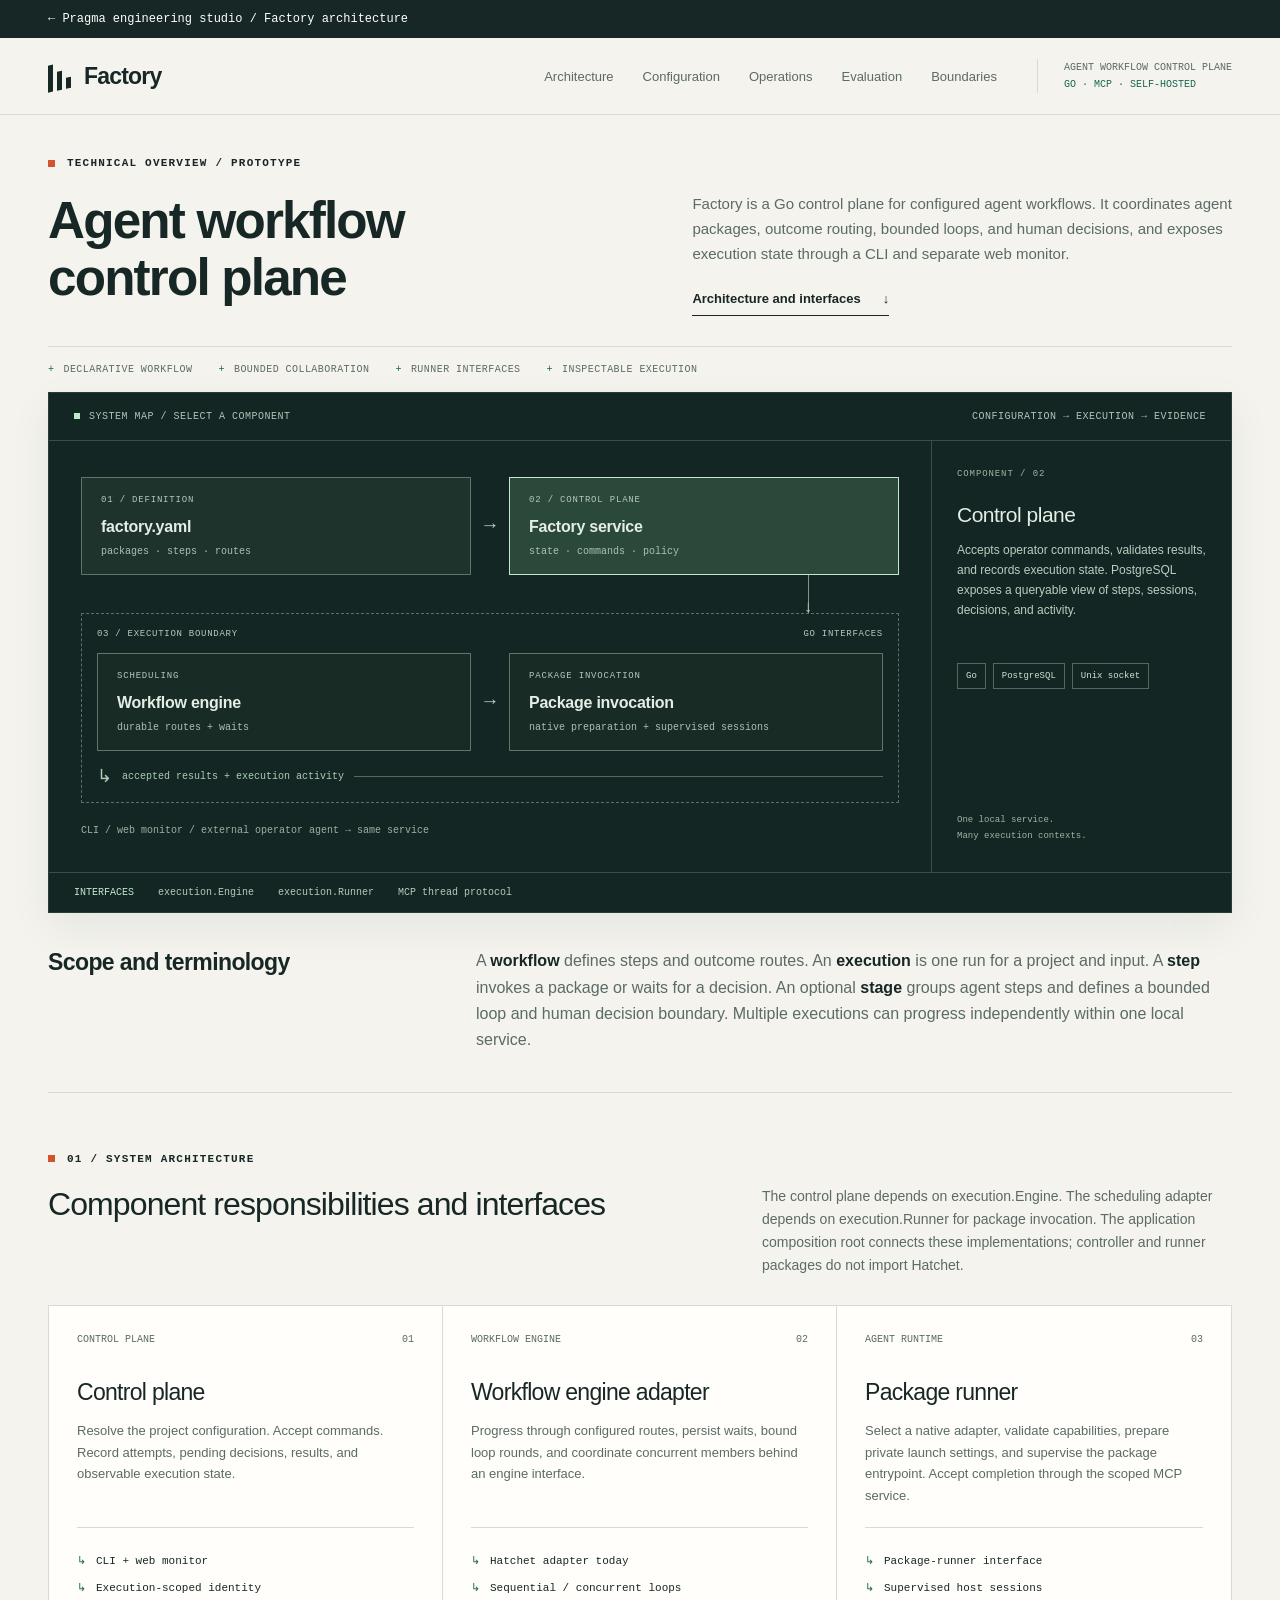
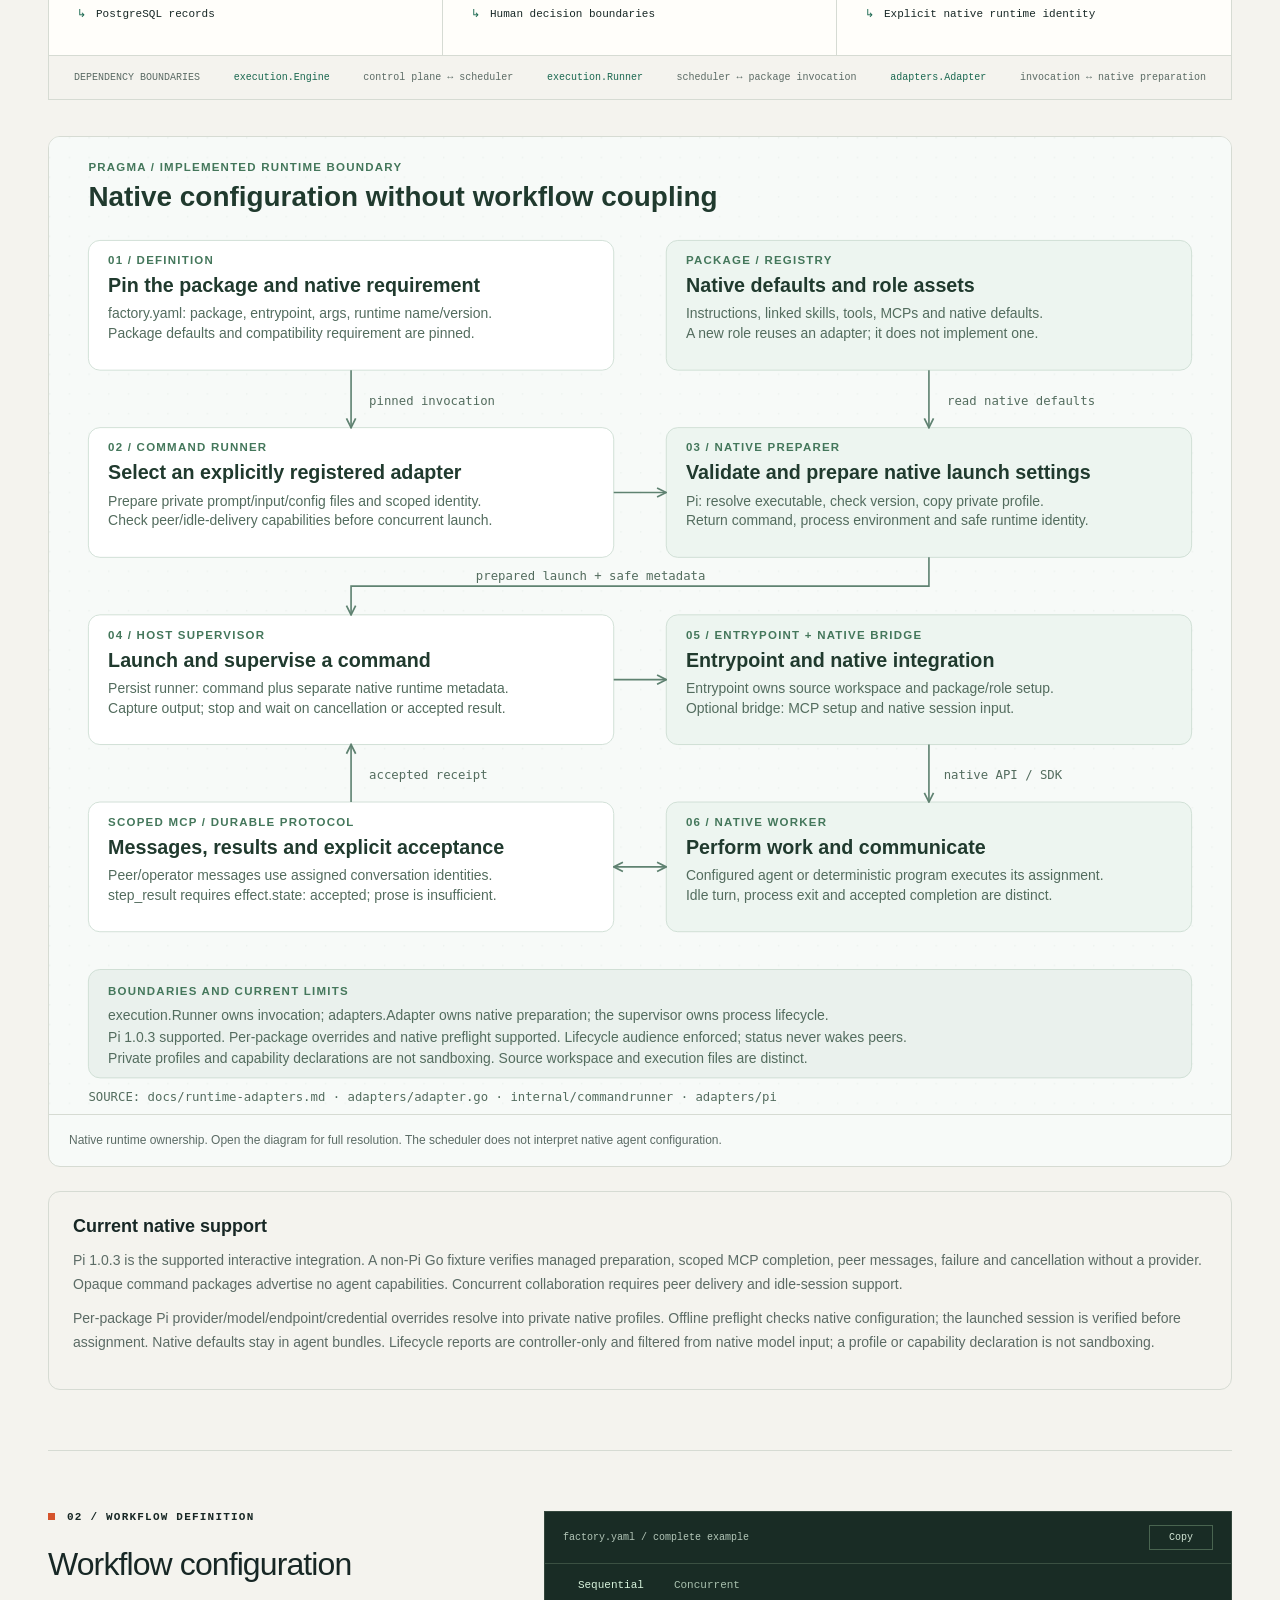
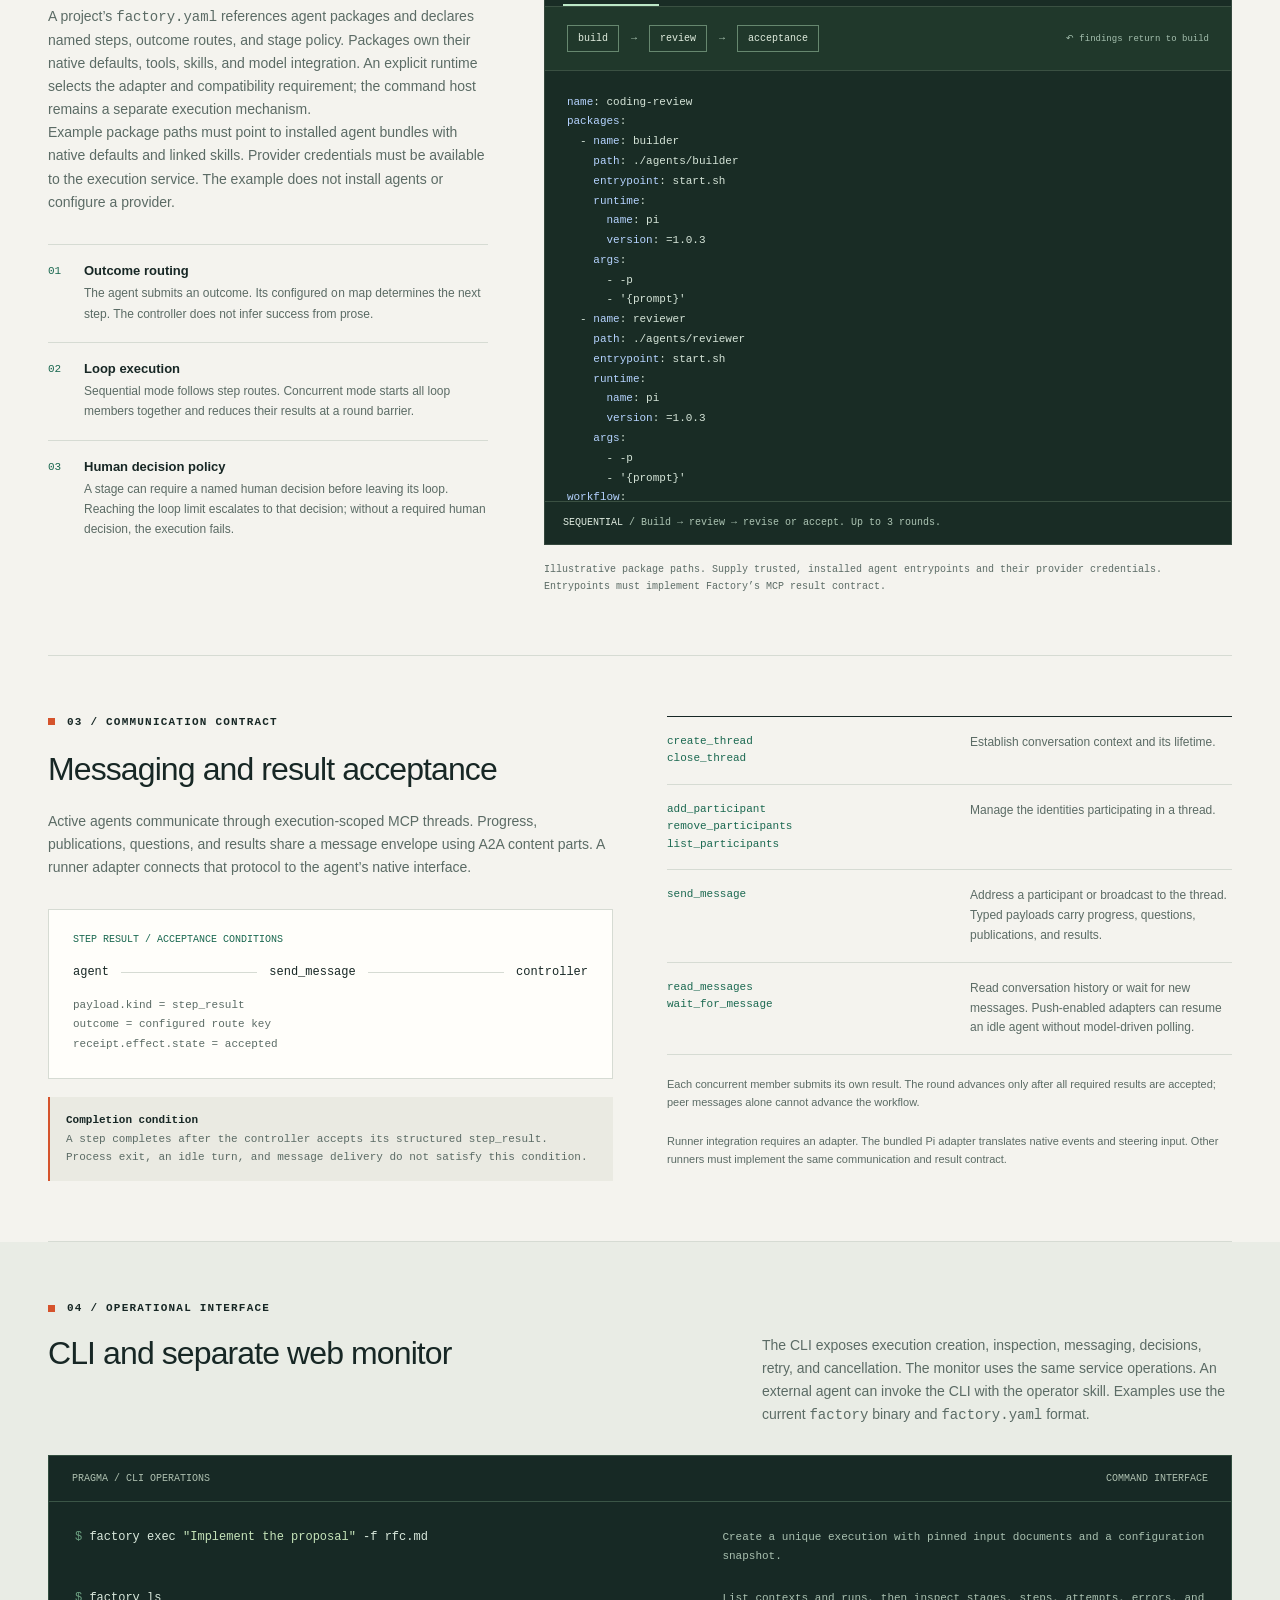
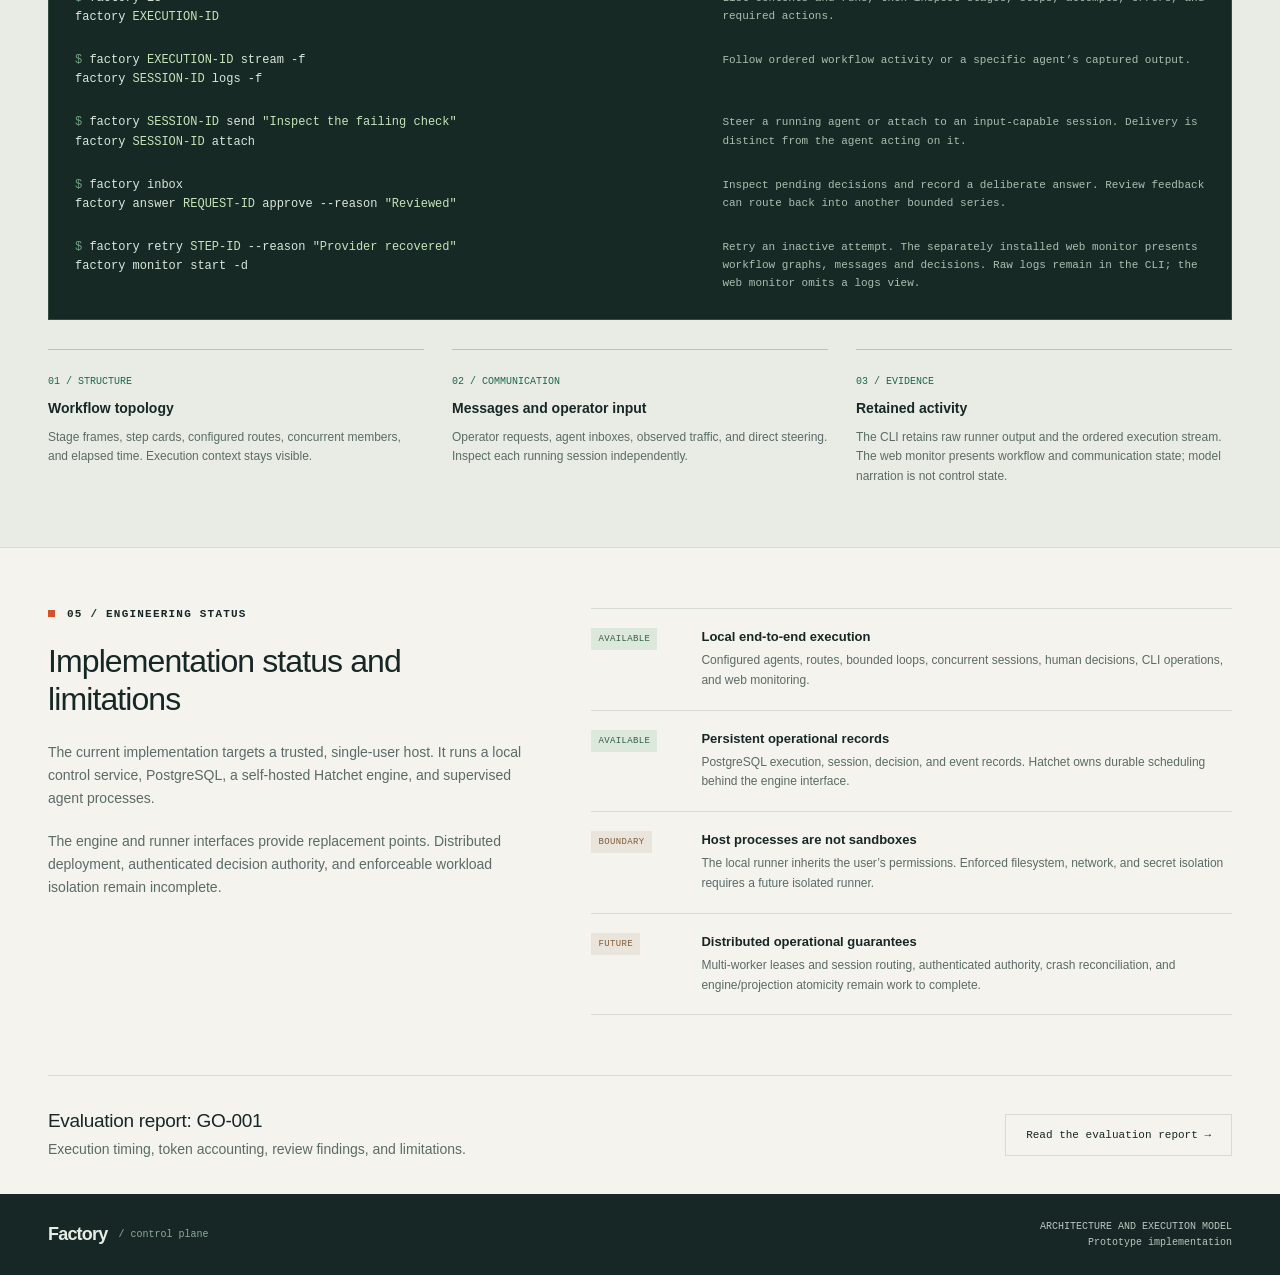
<file: docs/factory.html>
<!doctype html>
<html lang="en">
<head>
<meta charset="utf-8">
<meta name="viewport" content="width=device-width, initial-scale=1">
<meta name="theme-color" content="#172725">
<meta name="description" content="Factory is a control plane for configured agent workflows: explicit routing, bounded collaboration, human decisions, and observable execution.">
<title>Factory — Workflow control plane | Pragma</title>
<link rel="icon" href="data:image/svg+xml,%3Csvg xmlns=%27http://www.w3.org/2000/svg%27 viewBox=%270 0 32 32%27%3E%3Crect width=%2732%27 height=%2732%27 rx=%275%27 fill=%27%23172725%27/%3E%3Cpath d=%27M7 25V7h4v18zm7 0V12h4v13zm7 0v-8h4v8z%27 fill=%27%23bfe8ce%27/%3E%3C/svg%3E">
<style>
:root{--paper:#f4f3ee;--white:#fffefa;--ink:#172725;--muted:#5b6b65;--line:#d6dbd3;--green:#1a6850;--mint:#bfe8ce;--orange:#d5532c;--dark:#132623;--darkline:#35504a;--mono:ui-monospace,SFMono-Regular,Consolas,"Liberation Mono",monospace;--sans:Inter,-apple-system,BlinkMacSystemFont,"Segoe UI",sans-serif}

*{box-sizing:border-box}
html{scroll-behavior:smooth;scroll-padding-top:90px}
body{margin:0;background:var(--paper);color:var(--ink);font-family:var(--sans);-webkit-font-smoothing:antialiased}
a{color:inherit;text-decoration:none}
button{font:inherit}
button,a{-webkit-tap-highlight-color:transparent}
button{cursor:pointer}
a:focus-visible,button:focus-visible,summary:focus-visible{outline:3px solid var(--orange);outline-offset:5px}
::selection{background:#c1ddce}
p{line-height:1.65}
h1,h2,h3,p{margin:0}
button{color:inherit}
.wrap{max-width:1360px;padding:0 48px;margin:auto}
.mono,.eyebrow{font-family:var(--mono)}
.eyebrow{font-size:11px;letter-spacing:.11em;text-transform:uppercase;font-weight:600;display:flex;gap:12px;align-items:center}
.eyebrow:before{content:"";width:7px;height:7px;background:var(--orange)}
.muted{color:var(--muted)}

header{border-bottom:1px solid var(--line);background:rgba(244,243,238,.96);position:sticky;top:0;z-index:20;backdrop-filter:blur(16px)}
.nav{height:76px;display:flex;align-items:center;gap:40px}
.brand{display:inline-flex;align-items:center;gap:11px;font-size:23px;font-weight:730;letter-spacing:-.8px}
.mark{width:25px;height:27px;display:grid;grid-template-columns:repeat(3,5px);gap:4px;align-items:end;transform:skewY(-12deg)}
.mark i{background:var(--ink);height:100%}
.mark i:nth-child(2){height:70%}
.mark i:nth-child(3){height:42%}
.navlinks{margin-left:auto;display:flex;gap:29px;font-size:13px}
.navlinks a{color:var(--muted)}
.navlinks a:hover{color:var(--orange)}
.navend{border-left:1px solid var(--line);padding-left:26px;font:10px var(--mono);line-height:1.7;color:var(--muted)}
.navend span{display:block;color:var(--green)}

.hero{padding-top:68px}
.hero-top{display:grid;grid-template-columns:1.35fr .65fr;gap:64px;align-items:end;margin:27px 0 36px}
h1{font-size:clamp(46px,5.4vw,76px);line-height:1.035;letter-spacing:-3.6px;font-weight:570;max-width:850px}
h1 em{font-style:normal;color:var(--green)}
.hero-copy p{font-size:16px;color:var(--muted);max-width:390px}
.textlink{display:inline-flex;gap:22px;align-items:center;margin-top:25px;font-size:13px;font-weight:650;border-bottom:1px solid var(--ink);padding-bottom:9px}
.textlink:hover{color:var(--orange);border-color:var(--orange)}
.hero-meta{display:flex;gap:26px;padding:17px 0;border-top:1px solid var(--line);font:10px var(--mono);color:var(--muted);text-transform:uppercase;letter-spacing:.045em}
.hero-meta span:before{content:"+";color:var(--green);margin-right:9px}

.system{background:var(--dark);color:#e3eee5;border:1px solid #263e36;box-shadow:0 14px 40px #142a2410;position:relative}
.system-top{display:flex;align-items:center;justify-content:space-between;border-bottom:1px solid var(--darkline);padding:18px 25px;font:10px var(--mono);letter-spacing:.05em;color:#afc4b8}
.system-top .dot{display:inline-block;width:6px;height:6px;background:var(--mint);margin-right:9px}
.system-grid{display:grid;grid-template-columns:1fr 300px;min-height:410px}
.map{padding:36px 32px;background-image:radial-gradient(#48625770 .7px,transparent .7px);background-size:16px 16px}
.flow-row{display:flex;align-items:stretch;gap:0}
.flow-node{border:1px solid #5b776c;background:#1d332c;padding:17px 19px;flex:1;text-align:left;transition:background .18s,border-color .18s;min-width:0}
.flow-node:hover,.flow-node[aria-pressed="true"]{border-color:var(--mint);background:#2b493b}
.flow-node .node-type{font:9px var(--mono);letter-spacing:.09em;color:#b4c9bc;text-transform:uppercase;display:block;margin-bottom:13px}
.flow-node strong{font-size:16px;display:block;font-weight:550;letter-spacing:-.25px}
.flow-node small{font:10px var(--mono);color:#a9c2b3;display:block;margin-top:10px}
.connector{width:38px;display:flex;align-items:center;justify-content:center;color:#b9c9be;font:19px var(--mono)}
.flow-bridge{height:38px;margin-right:90px;border-right:1px solid #779c86;position:relative}
.flow-bridge:after{content:"↓";position:absolute;right:-5px;bottom:-4px;color:#b6d6bf;font:16px var(--mono)}
.runtime-zone{border:1px dashed #547464;padding:15px;position:relative}
.zone-label{font:9px var(--mono);color:#b7c9bf;display:flex;justify-content:space-between;margin:0 0 14px;text-transform:uppercase;letter-spacing:.08em}
.runtime-zone .flow-node{background:#182b25}
.runtime-zone .flow-node[aria-pressed="true"],.runtime-zone .flow-node:hover{background:#2b493b}
.return-path{font:10px var(--mono);color:#adcdb8;display:flex;align-items:center;gap:10px;margin:14px 0 0}
.return-path:before{content:"↳";font-size:18px}
.return-path:after{content:"";height:1px;background:#4d705c;flex:1}
.map-caption{font:10px var(--mono);color:#9ab2a3;margin-top:22px}
.inspector{border-left:1px solid var(--darkline);padding:28px 25px;display:flex;flex-direction:column}
.inspector .label{font:9px var(--mono);color:#9db7a7;letter-spacing:.1em;margin-bottom:24px}
.inspector h3{font-size:21px;font-weight:500;letter-spacing:-.5px}
.inspector p{font-size:12px;color:#b9cec0;margin-top:14px;min-height:100px}
.inspect-tags{margin-top:22px;display:flex;flex-wrap:wrap;gap:7px}
.inspect-tags span{font:9px var(--mono);padding:7px 8px;border:1px solid #4e6b5c;color:#d1e2d5}
.inspector-bottom{margin-top:auto;padding-top:22px;font:9px var(--mono);color:#99b5a4;line-height:1.8}
.system-foot{border-top:1px solid var(--darkline);padding:14px 25px;display:flex;gap:24px;font:10px var(--mono);color:#b5cbbc}
.system-foot span:first-child{color:var(--mint)}

.intro{display:grid;grid-template-columns:1fr 2fr;gap:50px;padding-top:55px;padding-bottom:62px;border-bottom:1px solid var(--line)}
.intro h2{font-size:23px;letter-spacing:-.6px;font-weight:550;max-width:270px;line-height:1.3}
.intro p{font-size:16px;color:var(--muted);max-width:780px}
.intro strong{font-weight:600;color:var(--ink)}
section{padding:85px 0;border-bottom:1px solid var(--line)}
.section-heading{display:flex;align-items:flex-end;justify-content:space-between;gap:40px;margin:22px 0 36px}
h2{font-size:clamp(30px,3.1vw,43px);letter-spacing:-1.6px;line-height:1.12;font-weight:530}
.section-heading p{max-width:420px;font-size:14px;color:var(--muted)}
.number{color:var(--orange);font:11px var(--mono)}

.layers{display:grid;grid-template-columns:repeat(3,1fr);border:1px solid var(--line);background:var(--white)}
.layer{padding:28px;border-right:1px solid var(--line)}
.layer:last-child{border:0}
.layer-head{display:flex;justify-content:space-between;align-items:center;margin-bottom:34px;font:10px var(--mono);color:var(--muted)}
.layer h3{font-size:23px;font-weight:540;letter-spacing:-.7px;margin-bottom:14px}
.layer p{font-size:13px;color:var(--muted);min-height:87px}
.layer ul{list-style:none;padding:20px 0 0;margin:20px 0 0;border-top:1px solid var(--line);font:11px/2.4 var(--mono)}
.layer li:before{content:"↳";color:var(--green);margin-right:10px}
.interface{display:flex;align-items:center;justify-content:space-between;gap:20px;border:1px solid var(--line);border-top:0;padding:16px 25px;font:10px var(--mono);color:var(--muted)}
.interface code{color:var(--green)}

.config-layout>div,.protocol>div,.boundaries>div{min-width:0}
.config-layout{display:grid;grid-template-columns:.78fr 1.22fr;gap:56px}
.config-copy h2{margin:22px 0}
.config-copy p{font-size:14px;color:var(--muted)}
.rule-list{margin-top:30px}
.rule{border-top:1px solid var(--line);padding:18px 0;display:grid;grid-template-columns:24px 1fr;gap:12px}
.rule span{font:11px var(--mono);color:var(--green);padding-top:2px}
.rule h3{font-size:13px;margin-bottom:6px;font-weight:650}
.rule p{font-size:12px}
.code-shell{border:1px solid #34473d;background:#192c25;color:#d5e4d8;overflow:hidden}
.codebar{display:flex;align-items:center;justify-content:space-between;gap:12px;padding:13px 18px;border-bottom:1px solid #3a5042;font:10px var(--mono);color:#b4c7b9}
.copy{border:1px solid #496450;background:transparent;color:#d1e4d4;padding:6px 10px;font:10px var(--mono);min-width:64px}
.copy:hover{background:#2a4635}
.tabs{display:flex;gap:0;border-bottom:1px solid #3a5042;padding:0 18px}
.tabs button{background:transparent;color:#a8c0ae;border:0;border-bottom:2px solid transparent;padding:15px 15px 13px;font:11px var(--mono)}
.tabs button[aria-selected="true"]{color:#d8f4dd;border-bottom-color:#bce8c7}
.loop-preview{display:flex;align-items:center;gap:12px;padding:18px 22px;border-bottom:1px solid #3a5042;background:#20382b;font:10px var(--mono);color:#b4cfbc;flex-wrap:wrap}
.loop-preview span{border:1px solid #66876f;padding:7px 10px;color:#e1eddf}
.loop-preview small{margin-left:auto;font:9px var(--mono);color:#a4bfae}
.code-scroll{height:430px;overflow:auto;scrollbar-color:#617f6a #192c25}
pre{margin:0;padding:22px;font:11px/1.8 var(--mono);tab-size:2;white-space:pre}
pre .key{color:#b5d3ff}
pre .str{color:#c3e0bd}
pre .num{color:#f5c18b}
.code-note{font:10px/1.6 var(--mono);padding:13px 18px;border-top:1px solid #3a5042;color:#acc4b3}
.code-note strong{color:#deeadf;font-weight:400}
.config-foot{margin-top:16px;font:10px/1.7 var(--mono);color:var(--muted)}

.protocol{display:grid;grid-template-columns:1fr 1fr;gap:54px}
.protocol h2{margin:22px 0}
.protocol>div>p{font-size:14px;color:var(--muted)}
.handoff{margin-top:30px;padding:24px;border:1px solid var(--line);background:var(--white)}
.handoff-head{font:10px var(--mono);color:var(--green);margin-bottom:20px}
.handoff-line{display:flex;align-items:center;gap:12px;font:12px var(--mono)}
.handoff-line i{height:1px;background:var(--line);flex:1;min-width:15px}
.handoff p{font:11px/1.75 var(--mono);color:var(--muted);margin-top:17px}
.tool-table{border-top:1px solid var(--ink)}
.tool-row{display:grid;grid-template-columns:1.1fr 1fr;gap:15px;border-bottom:1px solid var(--line);padding:16px 0}
.tool-row code{font:11px/1.6 var(--mono);color:var(--green)}
.tool-row p{font-size:12px;color:var(--muted)}
.protocol-note{margin-top:20px!important;font-size:11px!important}
.signal{margin-top:18px;padding:14px 16px;border-left:2px solid var(--orange);background:#eaeae2;font:11px/1.7 var(--mono);color:var(--muted)}
.signal strong{color:var(--ink)}

.operations{background:#e9ece5}
.ops-head{margin-bottom:36px}
.terminal{background:#172925;color:#d9e8dc;border:1px solid #334e40}
.terminal-head{display:flex;justify-content:space-between;padding:17px 23px;border-bottom:1px solid #3b5547;font:10px var(--mono);color:#adbfaf}
.terminal-lines{padding:26px;display:grid;gap:24px}
.command-row{display:grid;grid-template-columns:1.3fr 1fr;gap:20px;align-items:start}
.command-row code{font:12px/1.6 var(--mono);overflow-wrap:anywhere}
.command-row code b{color:#c5e3b9;font-weight:400}
.command-row code:before{content:"$ ";color:#6b9f81}
.command-row p{font:11px/1.65 var(--mono);color:#a9c0b0}
.observability{display:grid;grid-template-columns:repeat(3,1fr);gap:28px;margin-top:29px}
.observe{border-top:1px solid #b8c5b8;padding-top:20px}
.observe h3{font-size:14px;font-weight:650;margin:12px 0}
.observe p{font-size:12px;color:var(--muted)}
.observe .mono{font-size:10px;color:var(--green)}

.boundaries{display:grid;grid-template-columns:.85fr 1.15fr;gap:70px}
.boundaries h2{margin:22px 0}
.boundaries p{font-size:14px;color:var(--muted)}
.status-row{display:grid;grid-template-columns:90px 1fr;gap:20px;border-top:1px solid var(--line);padding:19px 0}
.status-row:last-child{border-bottom:1px solid var(--line)}
.status-tag{font:9px var(--mono);padding:6px 7px;align-self:start;width:max-content;letter-spacing:.04em;background:#dce8dc;color:#345d43}
.status-tag.future{background:#e9e4dc;color:#805b35}
.status-row h3{font-size:13px;font-weight:650;margin:1px 0 7px}
.status-row p{font-size:12px}
.closing{padding:48px 0;display:flex;justify-content:space-between;align-items:center;gap:30px}
.closing p{font-size:21px;letter-spacing:-.5px;max-width:600px;line-height:1.4}
.closing a{font:11px var(--mono);border:1px solid var(--line);padding:14px 20px;white-space:nowrap}
.closing a:hover{border-color:var(--green);color:var(--green)}
footer{background:var(--ink);color:#bac6bd;padding:25px 0}
.footer-inner{display:flex;align-items:center;justify-content:space-between;gap:24px}
.footer-inner .brand{font-size:18px;color:#e5ece6}
.footer-inner p{font:10px/1.6 var(--mono);text-align:right}
.skip{position:absolute;left:12px;top:-60px;background:var(--white);padding:12px;z-index:100}
.skip:focus{top:12px}
.sr-only{position:absolute;width:1px;height:1px;padding:0;margin:-1px;overflow:hidden;clip:rect(0,0,0,0);white-space:nowrap;border:0}

@media(min-width:1500px){.wrap{max-width:1440px}
}
@media(max-width:1050px){.wrap{padding:0 28px}
.hero-top{gap:30px;grid-template-columns:1.2fr .8fr}
h1{letter-spacing:-2.6px}
.system-grid{grid-template-columns:1fr 240px}
.map{padding:28px 20px}
.flow-node{padding:16px 12px}
.flow-node strong{font-size:14px}
.connector{width:24px}
.inspector{padding:25px 20px}
.config-layout{gap:30px}
.navlinks{gap:20px}
.navend{display:none}
.layers .layer{padding:24px}
.layer p{min-height:110px}
.boundaries{gap:40px}
}

@media(max-width:760px){.wrap{padding:0 20px}
.nav{height:66px;gap:16px}
.brand{font-size:21px}
.navlinks{gap:17px;font-size:11px}
.navlinks a:last-child{display:none}
.hero{padding-top:38px}
.hero-top{grid-template-columns:1fr;gap:24px;margin-top:24px}
h1{font-size:49px;letter-spacing:-2.5px}
.hero-copy p{max-width:570px;font-size:15px}
.textlink{margin-top:18px}
.hero-meta{flex-wrap:wrap;gap:12px 20px;line-height:1.6}
.system-grid{grid-template-columns:1fr}
.system-top{padding:16px;font-size:9px}
.system-top span:last-child{display:none}
.map{padding:22px 16px}
.inspector{border-left:0;border-top:1px solid var(--darkline);padding:22px;display:grid;grid-template-columns:1fr 1fr;gap:0 24px}
.inspector .label{grid-column:1/-1;margin-bottom:14px}
.inspector h3{font-size:20px}
.inspector p{grid-column:2;grid-row:2/5;margin:0;min-height:0;font-size:12px}
.inspect-tags{margin-top:15px;gap:5px}
.inspect-tags span{font-size:8px;padding:5px}
.inspector-bottom{font-size:8px;padding-top:14px}
.system-foot{flex-wrap:wrap;gap:10px 20px;padding:14px 18px;font-size:9px}
.flow-node strong{font-size:13px}
.flow-node small{font-size:9px}
.flow-node .node-type{font-size:8px;margin-bottom:9px}
.intro{grid-template-columns:1fr;gap:20px;padding:36px 0 40px}
.intro h2{max-width:none;font-size:22px}
.intro p{font-size:14px}
section{padding:50px 0}
.section-heading{display:block;margin:20px 0 28px}
.section-heading p{margin-top:20px;max-width:none}
.layers{grid-template-columns:1fr}
.layer{border-right:0;border-bottom:1px solid var(--line);padding:25px!important}
.layer p{min-height:0!important}
.layer-head{margin-bottom:20px}
.layer ul{display:flex;flex-wrap:wrap;gap:2px 22px}
.interface{flex-direction:column;align-items:start;gap:10px;font-size:10px;padding:16px 22px}
.config-layout,.protocol,.boundaries{grid-template-columns:1fr;gap:30px}
.code-scroll{height:420px}
.protocol h2,.boundaries h2,.config-copy h2{font-size:34px}
.command-row{grid-template-columns:1fr;gap:7px}
.terminal-lines{padding:23px;gap:25px}
.command-row code{font-size:11px}
.observability{grid-template-columns:1fr;gap:22px}
.observe h3{margin:9px 0}
.closing{align-items:start;flex-direction:column;padding:35px 0}
.closing p{font-size:20px}
.footer-inner p{font-size:9px}
.footer-inner{align-items:start}
.status-row{grid-template-columns:78px 1fr;gap:14px}
}

@media(max-width:390px){h1{font-size:42px}
.navlinks{gap:12px}
.brand{font-size:19px}
.map{padding:20px 12px}
.flow-node{padding:13px 9px}
.flow-node strong{font-size:12px}
.connector{width:19px}
.flow-node small{font-size:8px}
.inspector{display:block}
.inspector p{margin-top:12px}
.inspector-bottom{margin-top:10px}
.runtime-zone{padding:11px}
.zone-label{font-size:8px}
}

@media(prefers-reduced-motion:reduce){html{scroll-behavior:auto}
*{transition:none!important}
}

@media(max-width:600px){.navlinks a[href="#architecture"],.navlinks a[href="#operations"]{display:none}}

/* Technical-document presentation. */
h1{font-size:clamp(36px,4vw,54px);line-height:1.12;letter-spacing:-1.8px;font-weight:570}
h2{font-size:clamp(26px,2.5vw,34px);line-height:1.2;letter-spacing:-.9px}
.hero{padding-top:42px}.hero-top{grid-template-columns:1.05fr .95fr;gap:48px;margin:23px 0 30px;align-items:start}
.hero-copy p{max-width:540px;font-size:15px}.hero-meta{margin-top:8px}.intro{padding-top:35px;padding-bottom:38px}
section{padding-top:60px;padding-bottom:60px}.section-heading{align-items:start;margin-top:20px;margin-bottom:28px}
.section-heading p{max-width:470px}.closing p{font-size:19px;letter-spacing:-.3px}.closing{padding:32px 0}
.eval-hero{padding-top:32px}.eval-title{grid-template-columns:1fr 1fr;align-items:start;gap:44px}.eval-title h1{font-size:clamp(34px,3.7vw,50px);letter-spacing:-1.5px;line-height:1.14}
.eval-title p{font-size:14px}.breadcrumb{margin-bottom:28px}.eval-section{padding-top:48px;padding-bottom:48px}
@media(max-width:760px){h1{font-size:36px;letter-spacing:-1.2px}.hero-top,.eval-title{grid-template-columns:1fr;gap:22px}.hero{padding-top:30px}.hero-copy p{font-size:14px}.eval-title h1{font-size:36px;letter-spacing:-1.2px}.config-copy h2,.protocol h2,.boundaries h2{font-size:29px}.section-heading p{max-width:none}.eval-section,section{padding-top:40px;padding-bottom:40px}.intro{gap:16px}.closing p{font-size:18px}}
.runtime-diagram{margin:36px 0 0;border:1px solid var(--line);border-radius:12px;overflow:hidden;background:#f7faf8}.runtime-diagram img{display:block;width:100%;height:auto}.runtime-diagram figcaption{padding:16px 20px;font:12px/1.6 var(--sans);color:var(--muted);border-top:1px solid var(--line)}.runtime-note{margin-top:24px;padding:24px;border:1px solid var(--line);border-radius:12px}.runtime-note h3{font-size:18px;margin:0 0 12px}.runtime-note p{font-size:14px;line-height:1.7;color:var(--muted);margin:10px 0}
</style>
</head>
<body>
<a href="index.html" style="display:block;padding:12px 48px;background:#172725;color:white;font:12px monospace">← Pragma engineering studio / Factory architecture</a>
<a class="skip" href="#main">Skip to content</a>
<header><div class="wrap nav"><a class="brand" href="#" aria-label="Factory architecture"><span class="mark" aria-hidden="true"><i></i><i></i><i></i></span>Factory</a><nav class="navlinks" aria-label="Main navigation"><a href="#architecture">Architecture</a><a href="#configuration">Configuration</a><a href="#operations">Operations</a><a href="evaluation.html">Evaluation</a><a href="#boundaries">Boundaries</a></nav><div class="navend">AGENT WORKFLOW CONTROL PLANE<span>GO · MCP · SELF-HOSTED</span></div></div></header>
<main id="main">
<div class="wrap hero">
<div class="eyebrow">Technical overview / prototype</div>
<div class="hero-top"><h1>Agent workflow<br>control plane</h1><div class="hero-copy"><p>Factory is a Go control plane for configured agent workflows. It coordinates agent packages, outcome routing, bounded loops, and human decisions, and exposes execution state through a CLI and separate web monitor.</p><a class="textlink" href="#architecture">Architecture and interfaces <span aria-hidden="true">↓</span></a></div></div>
<div class="hero-meta"><span>Declarative workflow</span><span>Bounded collaboration</span><span>Runner interfaces</span><span>Inspectable execution</span></div>
<div class="system" aria-label="Interactive architecture diagram">
<div class="system-top"><span><span class="dot"></span>SYSTEM MAP / SELECT A COMPONENT</span><span>CONFIGURATION → EXECUTION → EVIDENCE</span></div>
<div class="system-grid"><div class="map">
<div class="flow-row"><button class="flow-node" data-component="definition" aria-pressed="false"><span class="node-type">01 / Definition</span><strong>factory.yaml</strong><small>packages · steps · routes</small></button><span class="connector" aria-hidden="true">→</span><button class="flow-node" data-component="control" aria-pressed="true"><span class="node-type">02 / Control plane</span><strong>Factory service</strong><small>state · commands · policy</small></button></div>
<div class="flow-bridge" aria-hidden="true"></div>
<div class="runtime-zone"><div class="zone-label"><span>03 / Execution boundary</span><span>Go interfaces</span></div><div class="flow-row"><button class="flow-node" data-component="engine" aria-pressed="false"><span class="node-type">Scheduling</span><strong>Workflow engine</strong><small>durable routes + waits</small></button><span class="connector" aria-hidden="true">→</span><button class="flow-node" data-component="runner" aria-pressed="false"><span class="node-type">Package invocation</span><strong>Package invocation</strong><small>native preparation + supervised sessions</small></button></div><div class="return-path">accepted results + execution activity</div></div>
<div class="map-caption">CLI / web monitor / external operator agent → same service</div>
</div><aside class="inspector" aria-live="polite"><div class="label">COMPONENT / <span id="inspect-number">02</span></div><h3 id="inspect-title">Control plane</h3><p id="inspect-description">Accepts operator commands, validates results, and records execution state. PostgreSQL exposes a queryable view of steps, sessions, decisions, and activity.</p><div class="inspect-tags" id="inspect-tags"><span>Go</span><span>PostgreSQL</span><span>Unix socket</span></div><div class="inspector-bottom" id="inspect-note">One local service.<br>Many execution contexts.</div></aside></div>
<div class="system-foot"><span>INTERFACES</span><span>execution.Engine</span><span>execution.Runner</span><span>MCP thread protocol</span></div>
</div>
<div class="intro"><h2>Scope and terminology</h2><p>A <strong>workflow</strong> defines steps and outcome routes. An <strong>execution</strong> is one run for a project and input. A <strong>step</strong> invokes a package or waits for a decision. An optional <strong>stage</strong> groups agent steps and defines a bounded loop and human decision boundary. Multiple executions can progress independently within one local service.</p></div>
</div>
<div class="wrap"><section id="architecture"><div class="eyebrow">01 / System architecture</div><div class="section-heading"><h2>Component responsibilities and interfaces</h2><p>The control plane depends on execution.Engine. The scheduling adapter depends on execution.Runner for package invocation. The application composition root connects these implementations; controller and runner packages do not import Hatchet.</p></div>
<div class="layers"><article class="layer"><div class="layer-head"><span>CONTROL PLANE</span><span>01</span></div><h3>Control plane</h3><p>Resolve the project configuration. Accept commands. Record attempts, pending decisions, results, and observable execution state.</p><ul><li>CLI + web monitor</li><li>Execution-scoped identity</li><li>PostgreSQL records</li></ul></article><article class="layer"><div class="layer-head"><span>WORKFLOW ENGINE</span><span>02</span></div><h3>Workflow engine adapter</h3><p>Progress through configured routes, persist waits, bound loop rounds, and coordinate concurrent members behind an engine interface.</p><ul><li>Hatchet adapter today</li><li>Sequential / concurrent loops</li><li>Human decision boundaries</li></ul></article><article class="layer"><div class="layer-head"><span>AGENT RUNTIME</span><span>03</span></div><h3>Package runner</h3><p>Select a native adapter, validate capabilities, prepare private launch settings, and supervise the package entrypoint. Accept completion through the scoped MCP service.</p><ul><li>Package-runner interface</li><li>Supervised host sessions</li><li>Explicit native runtime identity</li></ul></article></div><div class="interface"><span>DEPENDENCY BOUNDARIES</span><code>execution.Engine</code><span>control plane ↔ scheduler</span><code>execution.Runner</code><span>scheduler ↔ package invocation</span><code>adapters.Adapter</code><span>invocation ↔ native preparation</span></div>
<figure class="runtime-diagram"><a href="runtime-adapters.svg" aria-label="Open runtime preparation diagram"><img src="runtime-adapters.svg" alt="Native runtime preparation, supervised command launch, role entrypoint, native session bridge, and scoped MCP completion" width="1440" height="1190" loading="lazy"></a><figcaption>Native runtime ownership. Open the diagram for full resolution. The scheduler does not interpret native agent configuration.</figcaption></figure>
<div class="runtime-note"><h3>Current native support</h3><p>Pi 1.0.3 is the supported interactive integration. A non-Pi Go fixture verifies managed preparation, scoped MCP completion, peer messages, failure and cancellation without a provider. Opaque command packages advertise no agent capabilities. Concurrent collaboration requires peer delivery and idle-session support.</p><p>Per-package Pi provider/model/endpoint/credential overrides resolve into private native profiles. Offline preflight checks native configuration; the launched session is verified before assignment. Native defaults stay in agent bundles. Lifecycle reports are controller-only and filtered from native model input; a profile or capability declaration is not sandboxing.</p></div>
</section></div>
<div class="wrap"><section id="configuration" class="config-layout"><div class="config-copy"><div class="eyebrow">02 / Workflow definition</div><h2>Workflow configuration</h2><p>A project’s <code>factory.yaml</code> references agent packages and declares named steps, outcome routes, and stage policy. Packages own their native defaults, tools, skills, and model integration. An explicit runtime selects the adapter and compatibility requirement; the command host remains a separate execution mechanism.</p><p>Example package paths must point to installed agent bundles with native defaults and linked skills. Provider credentials must be available to the execution service. The example does not install agents or configure a provider.</p><div class="rule-list"><div class="rule"><span>01</span><div><h3>Outcome routing</h3><p>The agent submits an outcome. Its configured <code>on</code> map determines the next step. The controller does not infer success from prose.</p></div></div><div class="rule"><span>02</span><div><h3>Loop execution</h3><p>Sequential mode follows step routes. Concurrent mode starts all loop members together and reduces their results at a round barrier.</p></div></div><div class="rule"><span>03</span><div><h3>Human decision policy</h3><p>A stage can require a named human decision before leaving its loop. Reaching the loop limit escalates to that decision; without a required human decision, the execution fails.</p></div></div></div></div>
<div><div class="code-shell"><div class="codebar"><span>factory.yaml / complete example</span><button class="copy" id="copy-config" type="button">Copy</button></div><div class="tabs" role="tablist" aria-label="Loop execution mode"><button role="tab" id="tab-sequential" aria-selected="true" aria-controls="configuration-code" data-mode="sequential">Sequential</button><button role="tab" id="tab-concurrent" aria-selected="false" aria-controls="configuration-code" data-mode="concurrent" tabindex="-1">Concurrent</button></div><div class="loop-preview" id="loop-preview" aria-label="Selected loop topology"><span>build</span> → <span>review</span> → <span>acceptance</span><small>↶ findings return to build</small></div><div class="code-scroll" tabindex="0" aria-label="Scrollable factory configuration"><pre id="configuration-code" role="tabpanel" aria-labelledby="tab-sequential"><code id="config-code">name: coding-review
packages:
  - name: builder
    path: ./agents/builder
    entrypoint: start.sh
    runtime:
      name: pi
      version: =1.0.3
    args:
      - -p
      - &#x27;{prompt}&#x27;
  - name: reviewer
    path: ./agents/reviewer
    entrypoint: start.sh
    runtime:
      name: pi
      version: =1.0.3
    args:
      - -p
      - &#x27;{prompt}&#x27;
workflow:
  start: build
  stages:
    - name: implementation
      loop:
        mode: sequential
        limit: 3
        steps:
          - name: build
            type: run
            package: builder
            instructions: Implement the request and report changes and checks performed.
            on:
              ready_for_review: review
              failed: $blocked
          - name: review
            type: run
            package: reviewer
            instructions: Review against the request. Return changes_requested with findings or completed when ready for acceptance.
            on:
              changes_requested: build
              completed: acceptance
              failed: $blocked
      human:
        required: true
        step: acceptance
  steps:
    - name: acceptance
      type: decision
      actor: human
      title: Accept the implementation
      on:
        approve: $done
        request_changes: build
        reject: $blocked
</code></pre></div><div class="code-note" id="mode-note"><strong>SEQUENTIAL</strong> / Build → review → revise or accept. Up to 3 rounds.</div></div><p class="config-foot">Illustrative package paths. Supply trusted, installed agent entrypoints and their provider credentials. Entrypoints must implement Factory’s MCP result contract.</p></div>
</section></div>
<div class="wrap"><section id="communication" class="protocol"><div><div class="eyebrow">03 / Communication contract</div><h2>Messaging and result acceptance</h2><p>Active agents communicate through execution-scoped MCP threads. Progress, publications, questions, and results share a message envelope using A2A content parts. A runner adapter connects that protocol to the agent’s native interface.</p><div class="handoff"><div class="handoff-head">STEP RESULT / ACCEPTANCE CONDITIONS</div><div class="handoff-line"><span>agent</span><i aria-hidden="true"></i><span>send_message</span><i aria-hidden="true"></i><span>controller</span></div><p>payload.kind = step_result<br>outcome = configured route key<br>receipt.effect.state = accepted</p></div><div class="signal"><strong>Completion condition</strong><br>A step completes after the controller accepts its structured step_result. Process exit, an idle turn, and message delivery do not satisfy this condition.</div></div><div><div class="tool-table"><div class="tool-row"><code>create_thread<br>close_thread</code><p>Establish conversation context and its lifetime.</p></div><div class="tool-row"><code>add_participant<br>remove_participants<br>list_participants</code><p>Manage the identities participating in a thread.</p></div><div class="tool-row"><code>send_message</code><p>Address a participant or broadcast to the thread. Typed payloads carry progress, questions, publications, and results.</p></div><div class="tool-row"><code>read_messages<br>wait_for_message</code><p>Read conversation history or wait for new messages. Push-enabled adapters can resume an idle agent without model-driven polling.</p></div></div><p class="protocol-note">Each concurrent member submits its own result. The round advances only after all required results are accepted; peer messages alone cannot advance the workflow.</p><p class="protocol-note">Runner integration requires an adapter. The bundled Pi adapter translates native events and steering input. Other runners must implement the same communication and result contract.</p></div>
</section></div>
<section id="operations" class="operations"><div class="wrap"><div class="eyebrow">04 / Operational interface</div><div class="section-heading ops-head"><h2>CLI and separate web monitor</h2><p>The CLI exposes execution creation, inspection, messaging, decisions, retry, and cancellation. The monitor uses the same service operations. An external agent can invoke the CLI with the operator skill. Examples use the current <code>factory</code> binary and <code>factory.yaml</code> format.</p></div><div class="terminal"><div class="terminal-head"><span>PRAGMA / CLI OPERATIONS</span><span>COMMAND INTERFACE</span></div><div class="terminal-lines"><div class="command-row"><code>factory exec <b>"Implement the proposal"</b> -f rfc.md</code><p>Create a unique execution with pinned input documents and a configuration snapshot.</p></div><div class="command-row"><code>factory ls<br>factory <b>EXECUTION-ID</b></code><p>List contexts and runs, then inspect stages, steps, attempts, errors, and required actions.</p></div><div class="command-row"><code>factory <b>EXECUTION-ID</b> stream -f<br>factory <b>SESSION-ID</b> logs -f</code><p>Follow ordered workflow activity or a specific agent’s captured output.</p></div><div class="command-row"><code>factory <b>SESSION-ID</b> send <b>"Inspect the failing check"</b><br>factory <b>SESSION-ID</b> attach</code><p>Steer a running agent or attach to an input-capable session. Delivery is distinct from the agent acting on it.</p></div><div class="command-row"><code>factory inbox<br>factory answer <b>REQUEST-ID</b> approve --reason <b>"Reviewed"</b></code><p>Inspect pending decisions and record a deliberate answer. Review feedback can route back into another bounded series.</p></div><div class="command-row"><code>factory retry <b>STEP-ID</b> --reason <b>"Provider recovered"</b><br>factory monitor start -d</code><p>Retry an inactive attempt. The separately installed web monitor presents workflow graphs, messages and decisions. Raw logs remain in the CLI; the web monitor omits a logs view.</p></div></div></div><div class="observability"><article class="observe"><span class="mono">01 / STRUCTURE</span><h3>Workflow topology</h3><p>Stage frames, step cards, configured routes, concurrent members, and elapsed time. Execution context stays visible.</p></article><article class="observe"><span class="mono">02 / COMMUNICATION</span><h3>Messages and operator input</h3><p>Operator requests, agent inboxes, observed traffic, and direct steering. Inspect each running session independently.</p></article><article class="observe"><span class="mono">03 / EVIDENCE</span><h3>Retained activity</h3><p>The CLI retains raw runner output and the ordered execution stream. The web monitor presents workflow and communication state; model narration is not control state.</p></article></div></div></section>
<div class="wrap"><section id="boundaries" class="boundaries"><div><div class="eyebrow">05 / Engineering status</div><h2>Implementation status and limitations</h2><p>The current implementation targets a trusted, single-user host. It runs a local control service, PostgreSQL, a self-hosted Hatchet engine, and supervised agent processes.</p><p style="margin-top:20px">The engine and runner interfaces provide replacement points. Distributed deployment, authenticated decision authority, and enforceable workload isolation remain incomplete.</p></div><div><div class="status-row"><span class="status-tag">AVAILABLE</span><div><h3>Local end-to-end execution</h3><p>Configured agents, routes, bounded loops, concurrent sessions, human decisions, CLI operations, and web monitoring.</p></div></div><div class="status-row"><span class="status-tag">AVAILABLE</span><div><h3>Persistent operational records</h3><p>PostgreSQL execution, session, decision, and event records. Hatchet owns durable scheduling behind the engine interface.</p></div></div><div class="status-row"><span class="status-tag future">BOUNDARY</span><div><h3>Host processes are not sandboxes</h3><p>The local runner inherits the user’s permissions. Enforced filesystem, network, and secret isolation requires a future isolated runner.</p></div></div><div class="status-row"><span class="status-tag future">FUTURE</span><div><h3>Distributed operational guarantees</h3><p>Multi-worker leases and session routing, authenticated authority, crash reconciliation, and engine/projection atomicity remain work to complete.</p></div></div></div></section><div class="closing"><p>Evaluation report: GO-001<br><span style="font-size:14px;color:var(--muted);letter-spacing:0">Execution timing, token accounting, review findings, and limitations.</span></p><a href="evaluation.html">Read the evaluation report →</a></div></div>
</main>
<footer><div class="wrap footer-inner"><a class="brand" href="#">Factory<span style="color:#91ab9a;font:10px var(--mono);letter-spacing:0">/ control plane</span></a><p>ARCHITECTURE AND EXECUTION MODEL<br>Prototype implementation</p></div></footer>
<script>
const components={
 definition:{number:'01',title:'Workflow definition',description:'A complete project-local factory.yaml declares agent package entrypoints, named steps, explicit outcome routes, bounded stage loops, and human decisions.',tags:['YAML','Versionable','Project-local'],note:'One definition. Many executions.\nNo dependency on a particular model.'},
 control:{number:'02',title:'Control plane',description:'Accepts operator commands, validates results, and records execution state. PostgreSQL exposes a queryable view of steps, sessions, decisions, and activity.',tags:['Go','PostgreSQL','Unix socket'],note:'One local service.\nMany execution contexts.'},
 engine:{number:'03A',title:'Workflow engine',description:'The Hatchet adapter handles durable routes, waits, and round coordination through execution.Engine. Scheduling stays behind a Go interface rather than leaking into the CLI.',tags:['Engine interface','Durable waits','Self-hosted'],note:'Current implementation: Hatchet.\nNo Hatchet Cloud requirement.'},
 runner:{number:'03B',title:'Package invocation and native adapters',description:'execution.Runner supervises one package invocation. adapters.Adapter validates native compatibility and prepares private launch settings. The native bridge translates session input and scoped MCP delivery.',tags:['Native identity','Capability checks','Supervised command'],note:'Pi 1.0.3 supported; per-package overrides.\nHost processes are not sandboxed.'}
};
document.querySelectorAll('[data-component]').forEach(button=>button.addEventListener('click',()=>{
 document.querySelectorAll('[data-component]').forEach(node=>node.setAttribute('aria-pressed',String(node===button)));
 const data=components[button.dataset.component];
 document.getElementById('inspect-number').textContent=data.number;document.getElementById('inspect-title').textContent=data.title;document.getElementById('inspect-description').textContent=data.description;
 document.getElementById('inspect-tags').replaceChildren(...data.tags.map(tag=>{const span=document.createElement('span');span.textContent=tag;return span}));
 const note=document.getElementById('inspect-note');note.textContent=data.note;note.style.whiteSpace='pre-line';
}));
const configurationExamples = {
 sequential: `name: coding-review
packages:
  - name: builder
    path: ./agents/builder
    entrypoint: start.sh
    runtime:
      name: pi
      version: =1.0.3
    args:
      - -p
      - '{prompt}'
  - name: reviewer
    path: ./agents/reviewer
    entrypoint: start.sh
    runtime:
      name: pi
      version: =1.0.3
    args:
      - -p
      - '{prompt}'
workflow:
  start: build
  stages:
    - name: implementation
      loop:
        mode: sequential
        limit: 3
        steps:
          - name: build
            type: run
            package: builder
            instructions: Implement the request and report changes and checks performed.
            on:
              ready_for_review: review
              failed: $blocked
          - name: review
            type: run
            package: reviewer
            instructions: Review against the request. Return changes_requested with findings or completed when ready for acceptance.
            on:
              changes_requested: build
              completed: acceptance
              failed: $blocked
      human:
        required: true
        step: acceptance
  steps:
    - name: acceptance
      type: decision
      actor: human
      title: Accept the implementation
      on:
        approve: $done
        request_changes: build
        reject: $blocked
`,
 concurrent: `name: coding-review
packages:
  - name: builder
    path: ./agents/builder
    entrypoint: start.sh
    runtime:
      name: pi
      version: =1.0.3
    args:
      - -p
      - '{prompt}'
  - name: reviewer
    path: ./agents/reviewer
    entrypoint: start.sh
    runtime:
      name: pi
      version: =1.0.3
    args:
      - -p
      - '{prompt}'
workflow:
  start: build
  stages:
    - name: implementation
      loop:
        mode: concurrent
        limit: 3
        steps:
          - name: build
            type: run
            package: builder
            instructions: Implement the request. Collaborate through the shared thread; return ready when findings are resolved, or revise for another round.
            on:
              ready: acceptance
              revise: build
              failed: $blocked
          - name: review
            type: run
            package: reviewer
            instructions: Review through the shared thread; return ready when findings are resolved, or revise for another round.
            on:
              ready: acceptance
              revise: build
              failed: $blocked
      human:
        required: true
        step: acceptance
  steps:
    - name: acceptance
      type: decision
      actor: human
      title: Accept the implementation
      on:
        approve: $done
        request_changes: build
        reject: $blocked
`
};
function configuration(mode){ return configurationExamples[mode]; }
let currentMode='sequential';
function showConfiguration(mode){
 currentMode=mode;
 const topology=document.getElementById('loop-preview');
 topology.innerHTML=mode==='sequential'?'<span>build</span> → <span>review</span> → <span>acceptance</span><small>↶ findings return to build</small>':'<span>build ↔ review</span> → <span>round barrier</span> → <span>acceptance</span><small>all results required</small>';
 const raw=configuration(mode);const target=document.getElementById('config-code');
 const escaped=raw.replace(/&/g,'&amp;').replace(/</g,'&lt;').replace(/>/g,'&gt;');
 target.innerHTML=escaped.replace(/^(\s*(?:-\s+)?)([a-z_]+)(:)/gm,'$1<span class="key">$2</span>$3');
 document.getElementById('configuration-code').setAttribute('aria-labelledby','tab-'+mode);
 document.querySelectorAll('[data-mode]').forEach(button=>{const active=button.dataset.mode===mode;button.setAttribute('aria-selected',String(active));button.tabIndex=active?0:-1});
 const note=document.getElementById('mode-note');note.replaceChildren();const strong=document.createElement('strong');strong.textContent=mode.toUpperCase();note.append(strong,mode==='sequential'?' / Build → review → revise or accept. Up to 3 rounds.':' / Both agents start together. All results are required; a repeat route starts another round.');
 document.getElementById('copy-config').textContent='Copy';
}
document.querySelectorAll('[data-mode]').forEach(button=>{
 button.addEventListener('click',()=>showConfiguration(button.dataset.mode));
 button.addEventListener('keydown',event=>{if(['ArrowLeft','ArrowRight','Home','End'].includes(event.key)){event.preventDefault();const mode=event.key==='Home'?'sequential':event.key==='End'?'concurrent':currentMode==='sequential'?'concurrent':'sequential';showConfiguration(mode);document.getElementById('tab-'+mode).focus()}});
});
document.getElementById('copy-config').addEventListener('click',async event=>{
 const button=event.currentTarget;
 try{await navigator.clipboard.writeText(configuration(currentMode));button.textContent='Copied'}catch{button.textContent='Select code';const selection=window.getSelection();const range=document.createRange();range.selectNodeContents(document.getElementById('config-code'));selection.removeAllRanges();selection.addRange(range)}
});
showConfiguration('sequential');
</script>
</body>
</html>
</file>
<file: docs/studio.css>
:root{--paper:#f5f4ee;--ink:#202d35;--muted:#5b666c;--line:#d5d7cf;--accent:#b44726;--mono:ui-monospace,SFMono-Regular,Consolas,monospace}*{box-sizing:border-box}html{scroll-behavior:smooth;scroll-padding-top:105px}body{margin:0;background:var(--paper);color:var(--ink);font-family:Arial,Helvetica,sans-serif;-webkit-font-smoothing:antialiased}a{color:inherit;text-decoration:none}a:focus-visible,summary:focus-visible{outline:3px solid var(--accent);outline-offset:6px}::selection{background:#e4bda6}.wrap{width:min(1360px,100%);margin:auto;padding-left:64px;padding-right:64px}header{background:var(--paper);border-bottom:1px solid var(--line)}.nav{height:96px;display:flex;align-items:center;justify-content:space-between;gap:32px}.brand{font-weight:800;font-size:35px;letter-spacing:-2px}.brand span{color:var(--accent)}nav{display:flex;gap:36px;font-size:14px}.nav-link{font:12px var(--mono);border-bottom:1px solid;padding-bottom:6px}nav a:hover,.text-link:hover{color:var(--accent)}.hero{display:grid;grid-template-columns:1fr 1fr;align-items:center;gap:30px;padding-top:83px;padding-bottom:65px}.eyebrow{font:10px var(--mono);letter-spacing:.12em;text-transform:uppercase;display:flex;align-items:center;gap:10px}.eyebrow:before{content:'';height:6px;width:6px;background:var(--accent)}h1{font-size:clamp(44px,5.6vw,79px);font-weight:500;letter-spacing:-3.8px;line-height:1.04;margin:28px 0}h1 em{font-style:normal;color:var(--accent)}p{font-size:16px;line-height:1.7;color:var(--muted);margin:0 0 16px}.hero-copy>p{max-width:455px}.hero-copy .focus{font-size:13px;max-width:355px}.actions{display:flex;align-items:center;gap:24px;margin-top:32px}.button{background:var(--ink);color:white;padding:16px 20px;font-size:12px;display:flex;gap:25px;align-items:center}.button:hover{background:var(--accent)}.text-link{font-size:12px;border-bottom:1px solid;padding-bottom:6px;display:inline-block}.hero-art svg{width:100%;height:auto;display:block}.index-strip{display:flex;justify-content:space-between;gap:16px;border-top:1px solid var(--line);border-bottom:1px solid var(--line);padding:22px 0;font:10px var(--mono);text-transform:uppercase;color:var(--muted)}.projects{padding-top:105px;padding-bottom:95px}.section-head{display:grid;grid-template-columns:1.4fr 1fr;gap:70px;margin-bottom:55px;align-items:end}h2{font-size:clamp(30px,3.4vw,46px);font-weight:500;line-height:1.15;letter-spacing:-1.8px;margin:20px 0 0}.section-head p{font-size:14px;margin:0;max-width:400px}.project{border-top:1px solid var(--line);padding:44px 0;display:grid;grid-template-columns:60px 1.5fr 1fr;gap:28px}.project-number{font:12px var(--mono);color:var(--accent);padding-top:4px}.project-meta{font:9px var(--mono);text-transform:uppercase;color:var(--muted);display:flex;flex-wrap:wrap;gap:12px;line-height:1.6}.project-meta span{color:var(--accent)}h3{font-weight:500}.project h3{font-size:34px;letter-spacing:-1px;margin:15px 0}.project p{font-size:14px;max-width:540px}.tags{list-style:none;display:flex;gap:8px;flex-wrap:wrap;padding:0;margin:22px 0}.tags li{font:9px var(--mono);border:1px solid var(--line);padding:7px 9px}details{max-width:520px;margin-top:25px}summary{cursor:pointer;list-style:none;font-size:12px;border-top:1px solid var(--line);padding:14px 0;display:flex;justify-content:space-between}summary::-webkit-details-marker{display:none}details[open] summary span{transform:rotate(45deg)}details p{font-size:13px!important}.mini-flow,.message-art,.measure-art,.fabric-art{align-self:center;margin-left:36px;padding:27px;background:#ebece5;font:11px var(--mono);min-height:225px;display:flex;flex-direction:column;justify-content:center}.mini-flow>span,.fabric-art>span{padding:12px;border:1px solid #a8b0b1;background:var(--paper)}.mini-flow b{font-weight:400;color:var(--accent)}.mini-flow i{text-align:center;font-style:normal;color:var(--accent);padding:4px}.mini-flow small{font-size:8px;margin-top:20px;color:var(--muted)}.message-art{position:relative;gap:12px}.message-art>div:not(.operator){padding:10px;border-left:2px solid var(--ink)}.message-art span{float:right;color:var(--accent)}.message-art .thread{margin-left:45px;background:var(--ink);color:white}.operator{color:var(--accent);margin-left:45px}.measure-art>span{font-size:8px}.measure-art>div{display:flex;gap:10px;align-items:end;height:110px;margin:20px 0;border-bottom:1px solid #adb2ad}.measure-art i{background:#344b59;flex:1;height:45%}.measure-art i:nth-child(3n){height:78%;background:var(--accent)}.measure-art i:nth-child(2n){height:60%}.measure-art small{font-size:8px;line-height:1.9;color:var(--muted)}.fabric-lines{padding:12px;text-align:center;color:var(--accent)}.practice{background:#21323e;color:#f5f4ee;padding:85px 0 95px}.practice .eyebrow:before{background:#ed8e64}.practice-head{display:grid;grid-template-columns:1.5fr 1fr;gap:80px;align-items:end;margin-bottom:65px}.practice p{color:#b9c5ca;font-size:14px;margin:0}.services{display:grid;grid-template-columns:repeat(3,1fr);gap:40px}.services>div{border-top:1px solid #52616b;padding-top:22px}.services span{font:11px var(--mono);color:#ed8e64}.services h3{font-size:19px;line-height:1.4;margin:22px 0 14px}.services p{font-size:13px}.studio{padding-top:105px;padding-bottom:105px;display:grid;grid-template-columns:1fr 1.4fr;gap:100px}.studio .lead{font-size:23px;line-height:1.5;color:var(--ink);letter-spacing:-.4px}.studio p{font-size:14px}.research{border-top:1px solid var(--line);margin-top:40px;padding-top:25px;display:grid;gap:14px}.research>span{font:9px var(--mono);text-transform:uppercase;letter-spacing:.08em}.research>a{display:flex;justify-content:space-between;font-size:17px}.research small{color:var(--muted);line-height:1.6;font-size:11px;max-width:420px}footer{border-top:1px solid var(--line);padding-top:35px;padding-bottom:40px;display:flex;align-items:center;gap:45px}footer p{margin:0;font-size:11px;line-height:1.5}footer>a:not(.brand){font:11px var(--mono);margin-left:auto}.skip{position:absolute;left:10px;top:-100px;padding:15px;background:white;z-index:10}.skip:focus{top:10px}@media(max-width:1000px){.wrap{padding-left:32px;padding-right:32px}.hero{gap:0}.actions{align-items:start;flex-direction:column;gap:18px}.project{grid-template-columns:35px 1.5fr 1fr;gap:15px}.mini-flow,.message-art,.measure-art,.fabric-art{margin-left:10px;padding:18px}.project-meta{font-size:8px}.studio{gap:50px}.practice-head{gap:40px}h1{letter-spacing:-2.5px}}@media(max-width:700px){.wrap{padding-left:24px;padding-right:24px}.nav{height:80px;gap:15px;flex-wrap:wrap}.brand{font-size:28px}nav{gap:18px;font-size:12px}.nav-link{display:none}.hero{grid-template-columns:1fr;padding-top:46px;padding-bottom:35px}.hero-copy>p{max-width:100%}h1{font-size:54px;letter-spacing:-2.8px}.hero-art{max-width:480px;margin:30px auto 0}.actions{flex-direction:row;align-items:center;gap:20px}.text-link{font-size:11px}.index-strip{display:grid;grid-template-columns:1fr 1fr;gap:15px;font-size:9px}.projects{padding-top:60px;padding-bottom:40px}.section-head,.practice-head,.studio{grid-template-columns:1fr;gap:25px}.section-head{margin-bottom:30px}.project{grid-template-columns:26px 1fr;padding:30px 0}.project>div:last-child{grid-column:2;margin:18px 0 0;min-height:180px}.project h3{font-size:30px}.services{grid-template-columns:1fr;gap:32px}.practice{padding:55px 0}.practice-head{margin-bottom:35px}.studio{padding-top:60px;padding-bottom:60px}.studio .lead{font-size:21px}footer{flex-wrap:wrap;gap:25px}footer>a:not(.brand){margin:0}.button{font-size:11px;padding:14px 16px;gap:15px}}@media(prefers-reduced-motion:reduce){html{scroll-behavior:auto}}
</file>
